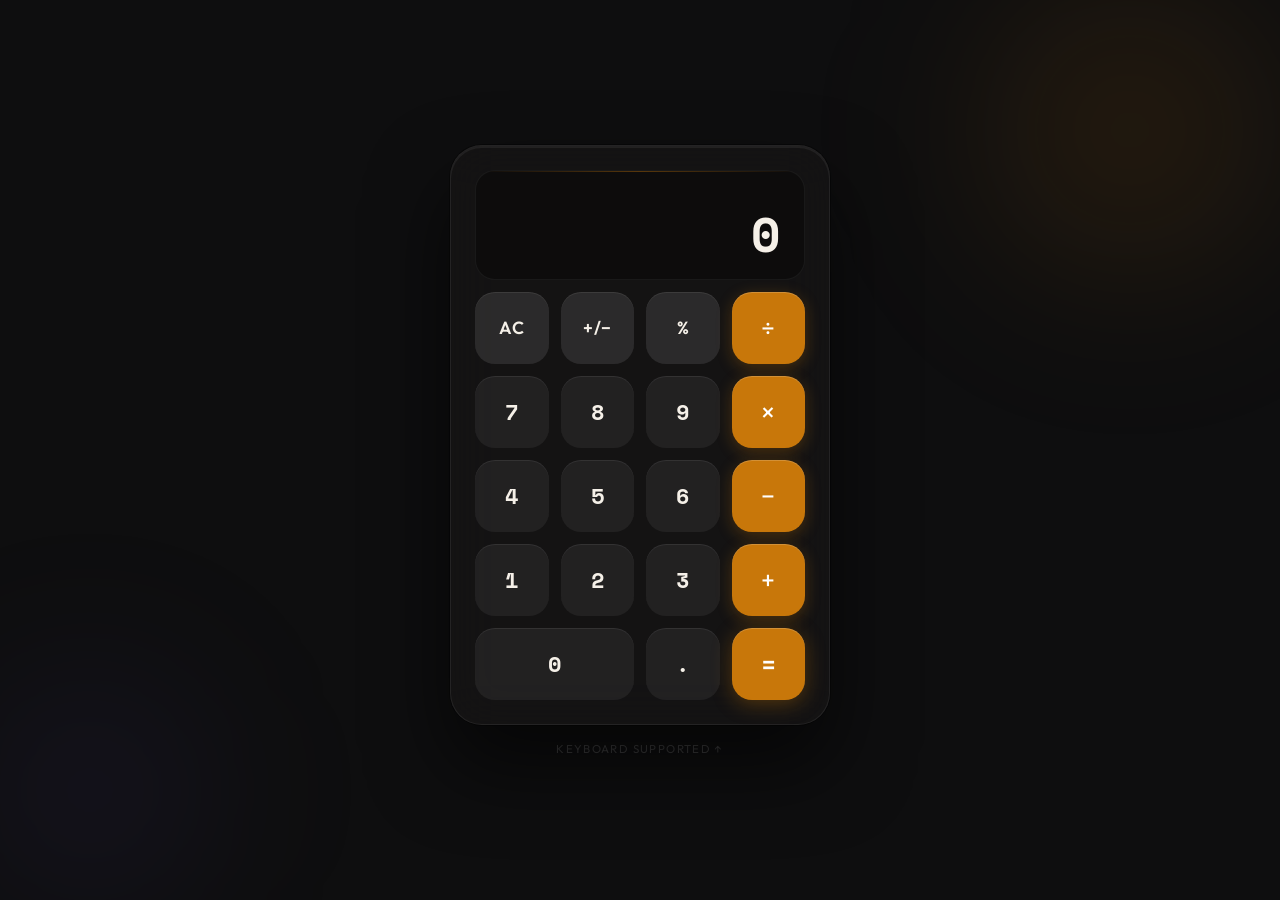
<file: calculator/index.html>
<!DOCTYPE html>
<html lang="en">
<head>
  <meta charset="UTF-8" />
  <meta name="viewport" content="width=device-width, initial-scale=1.0"/>
  <title>Calculator</title>
  <link href="https://fonts.googleapis.com/css2?family=Outfit:wght@300;400;500;600&family=Space+Mono:wght@400;700&display=swap" rel="stylesheet"/>
  <link rel="stylesheet" href="css/style.css"/>
</head>
<body>

  <!-- Ambient background orbs -->
  <div class="orb orb-1"></div>
  <div class="orb orb-2"></div>

  <main class="wrapper">
    <div class="calculator" id="calculator">

      <!-- ── DISPLAY ───────────────────────────────── -->
      <div class="display">
        <div class="display-expression" id="expression"></div>
        <div class="display-result"     id="result">0</div>
        <div class="display-cursor"></div>
      </div>

      <!-- ── BUTTON GRID ───────────────────────────── -->
      <div class="btn-grid">

        <!-- Row 1: utility -->
        <button class="btn btn-utility" data-action="clear"    id="clearBtn">AC</button>
        <button class="btn btn-utility" data-action="sign">+/−</button>
        <button class="btn btn-utility" data-action="percent">%</button>
        <button class="btn btn-operator" data-action="operator" data-value="÷">÷</button>

        <!-- Row 2: digits 7–9 + × -->
        <button class="btn btn-digit" data-action="digit" data-value="7">7</button>
        <button class="btn btn-digit" data-action="digit" data-value="8">8</button>
        <button class="btn btn-digit" data-action="digit" data-value="9">9</button>
        <button class="btn btn-operator" data-action="operator" data-value="×">×</button>

        <!-- Row 3: digits 4–6 + − -->
        <button class="btn btn-digit" data-action="digit" data-value="4">4</button>
        <button class="btn btn-digit" data-action="digit" data-value="5">5</button>
        <button class="btn btn-digit" data-action="digit" data-value="6">6</button>
        <button class="btn btn-operator" data-action="operator" data-value="−">−</button>

        <!-- Row 4: digits 1–3 + + -->
        <button class="btn btn-digit" data-action="digit" data-value="1">1</button>
        <button class="btn btn-digit" data-action="digit" data-value="2">2</button>
        <button class="btn btn-digit" data-action="digit" data-value="3">3</button>
        <button class="btn btn-operator" data-action="operator" data-value="+">+</button>

        <!-- Row 5: 0 (wide) + . + = -->
        <button class="btn btn-digit btn-zero" data-action="digit" data-value="0">0</button>
        <button class="btn btn-digit" data-action="decimal">.</button>
        <button class="btn btn-equals" data-action="equals">=</button>

      </div>
      <!-- /btn-grid -->

    </div>
    <!-- /calculator -->

    <!-- Keyboard hint -->
    <p class="hint">Keyboard supported ↑</p>
  </main>

  <script src="js/calculator.js"></script>
</body>
</html>
</file>
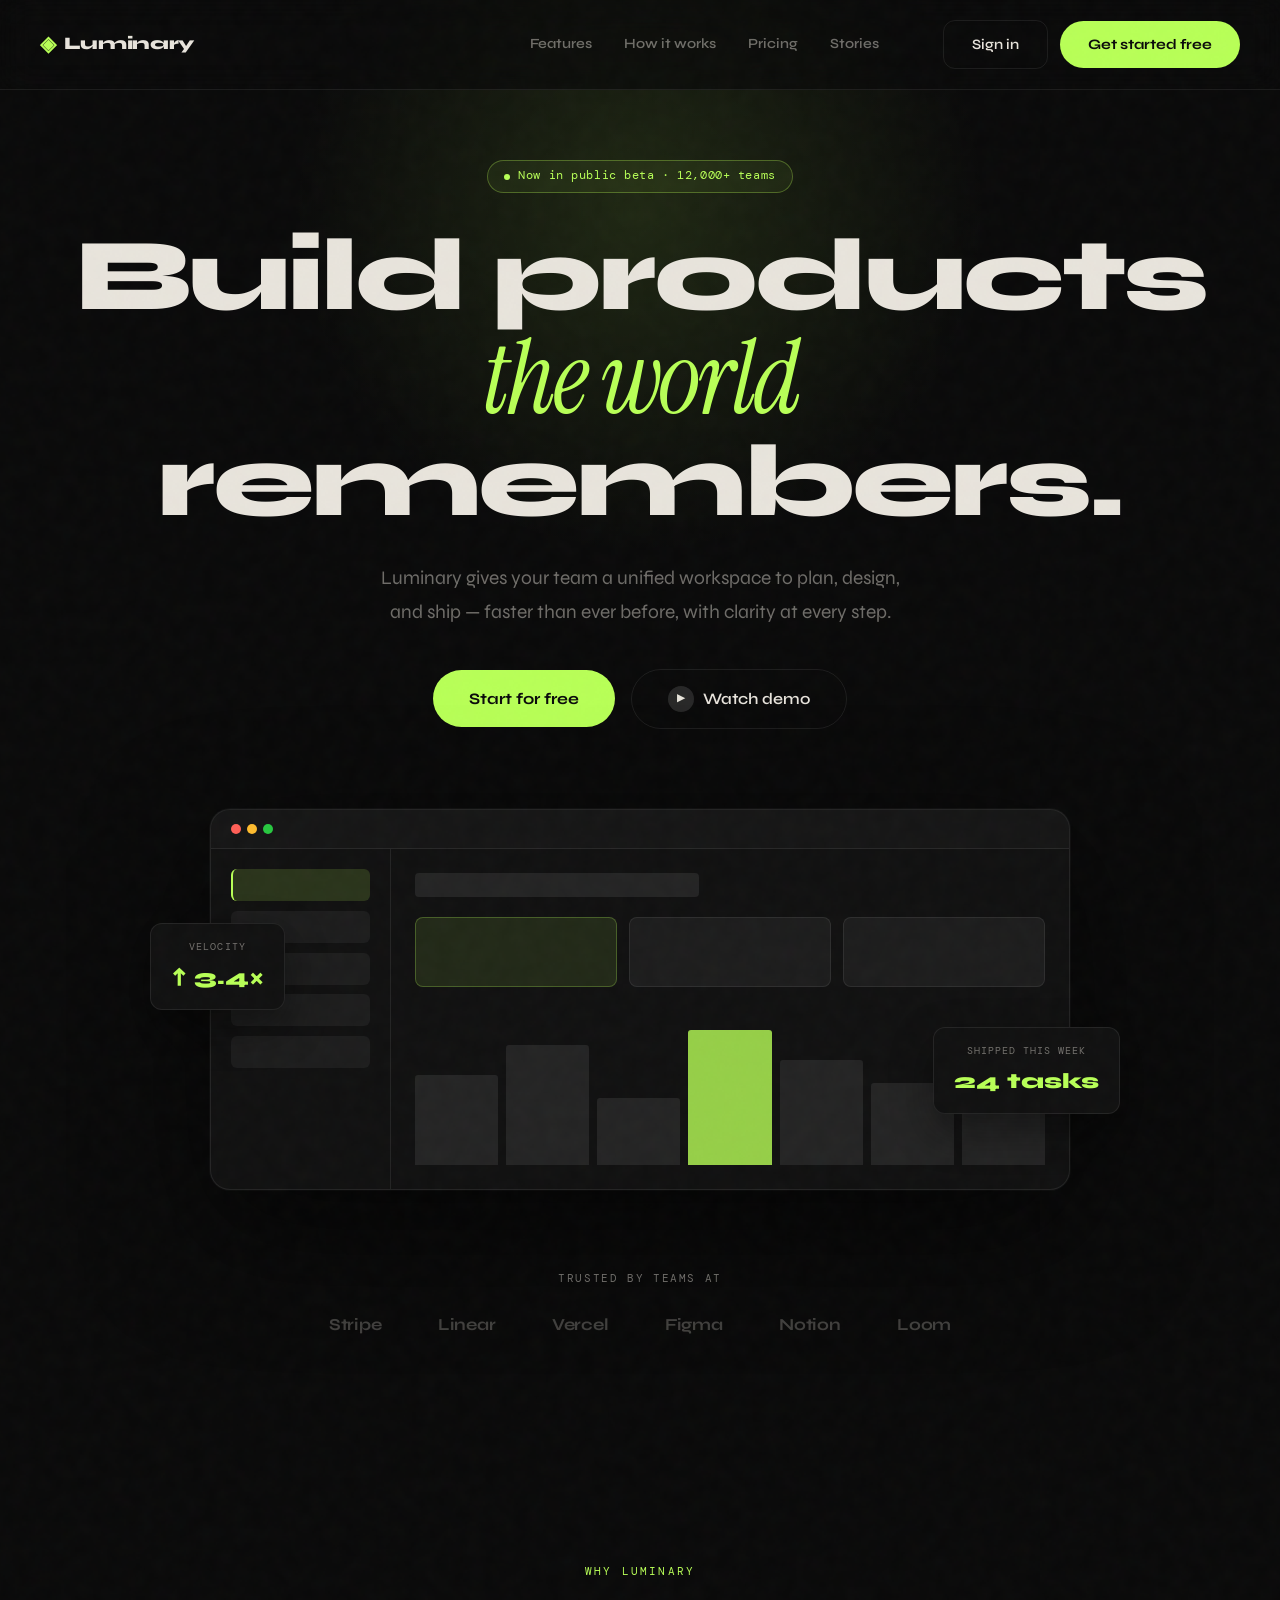
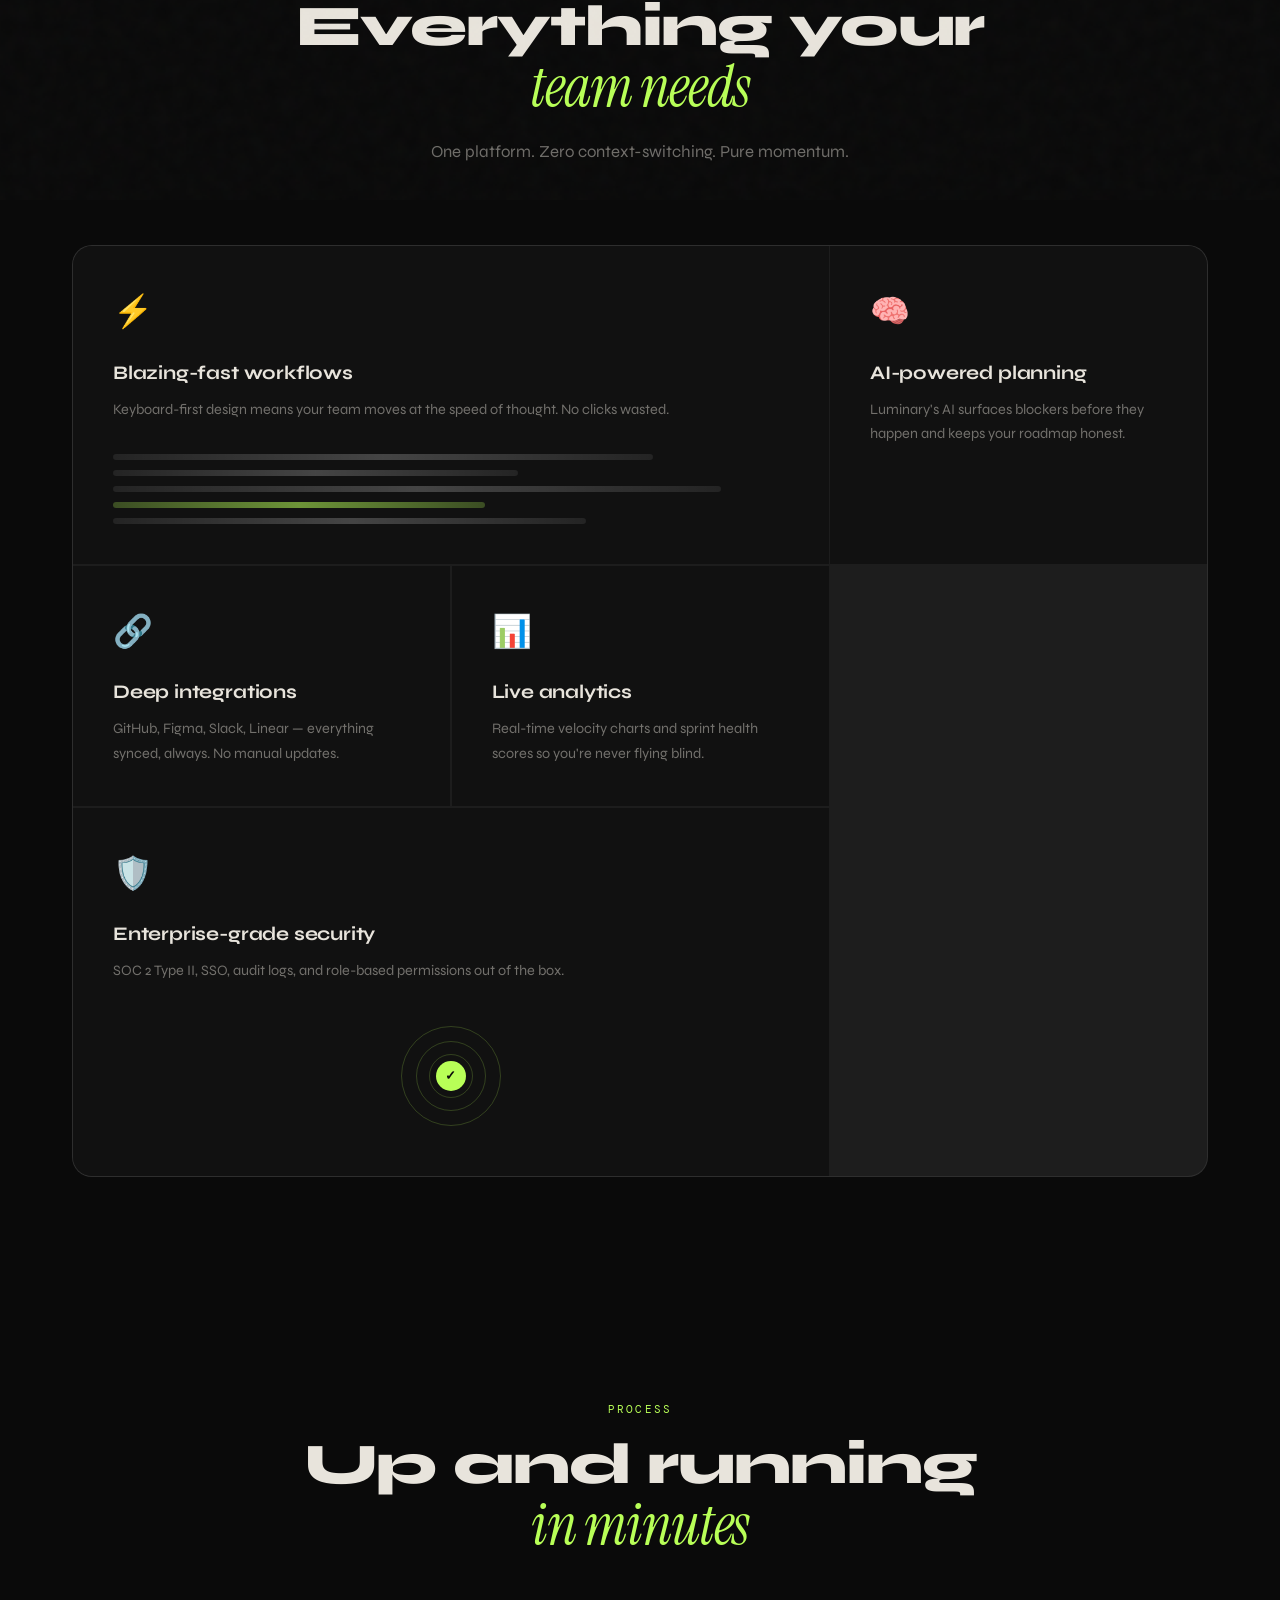
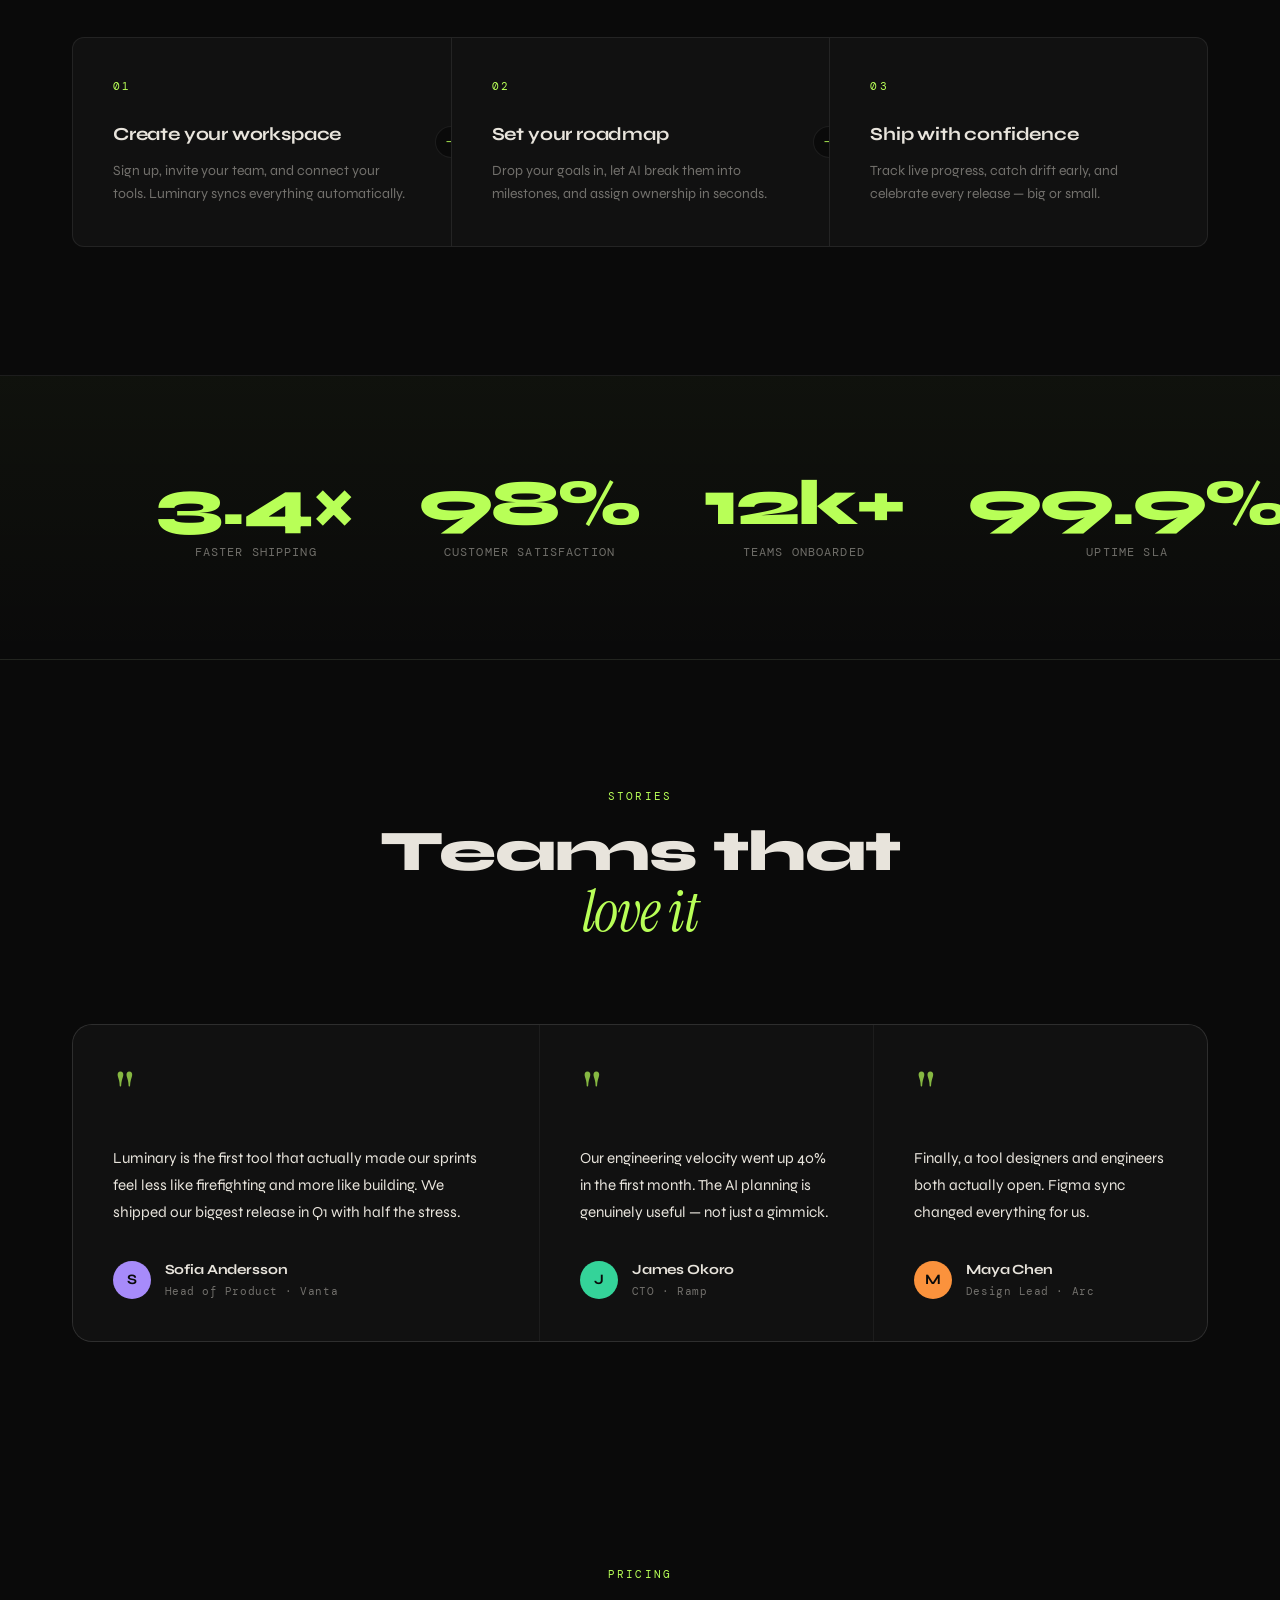
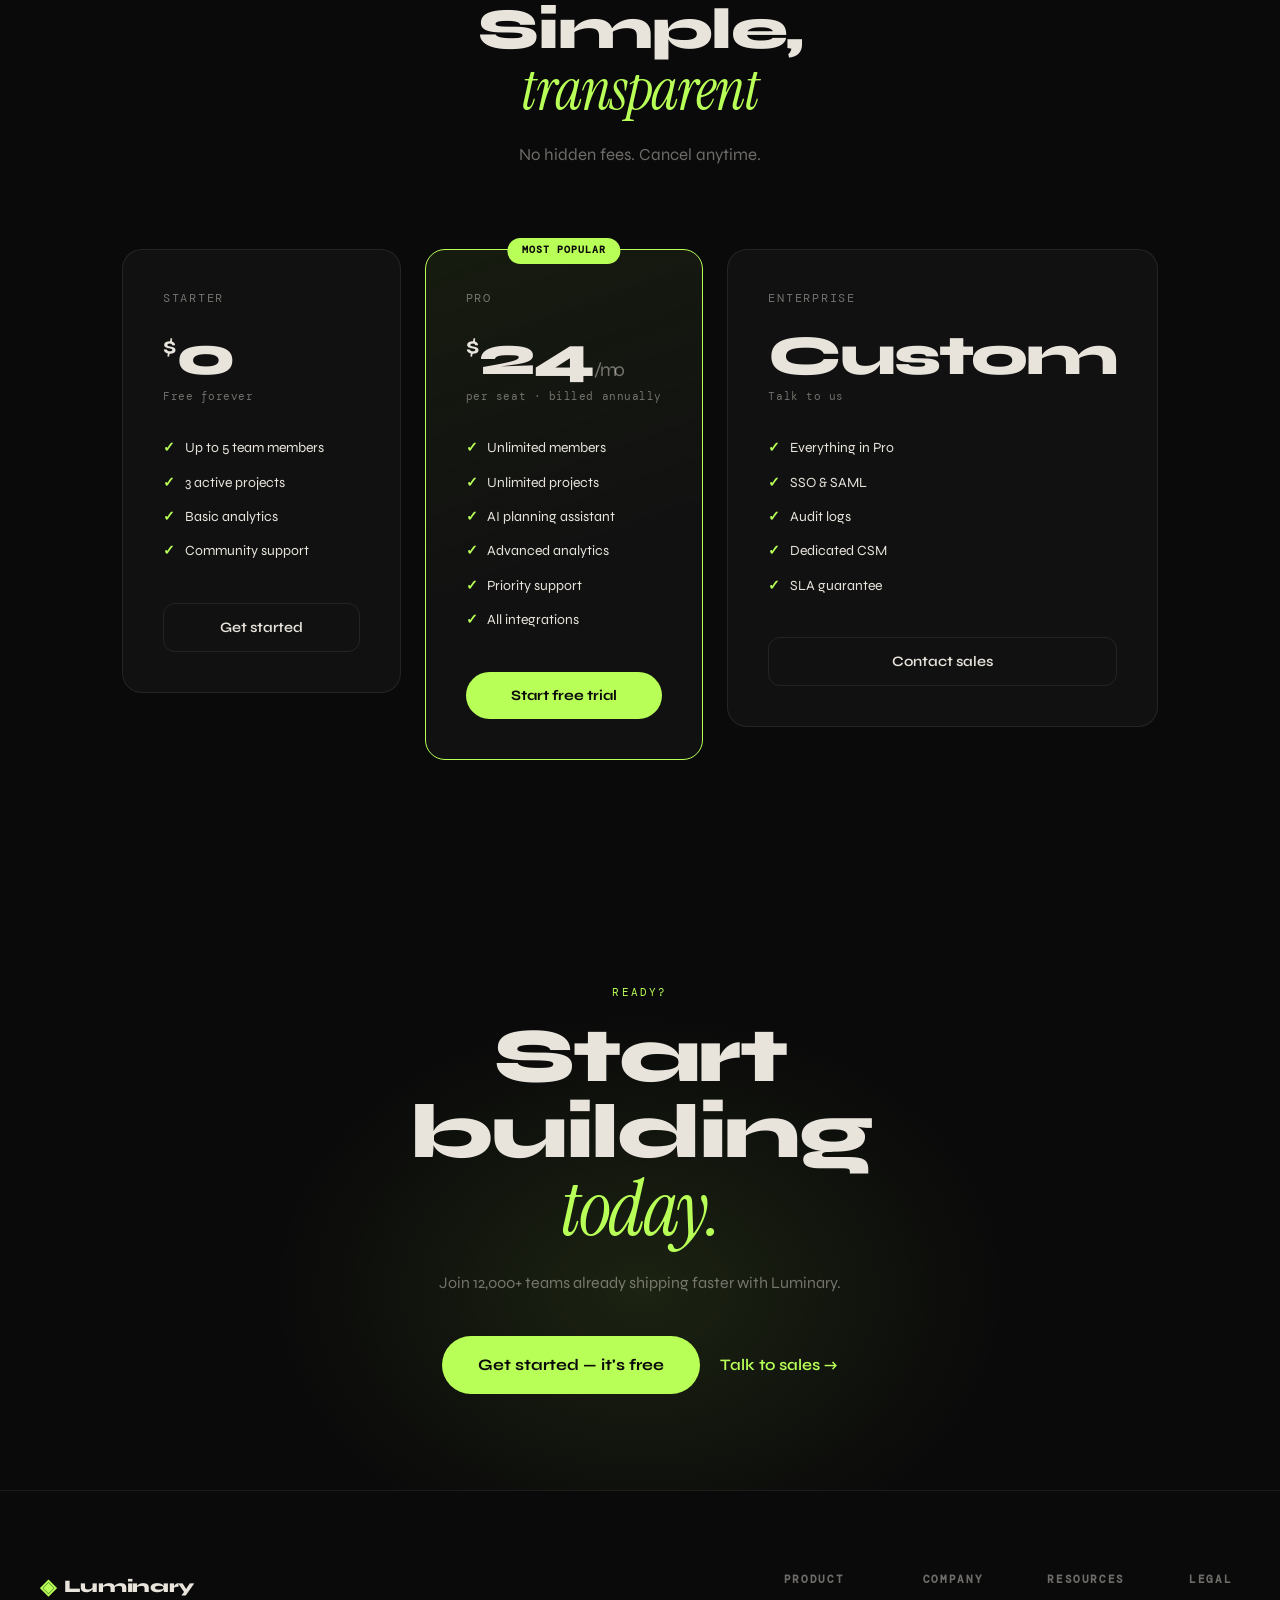
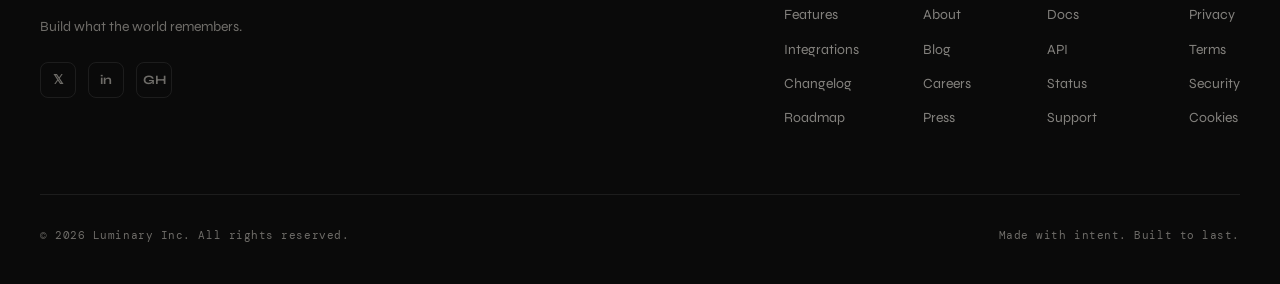
<file: landing page/index.html>
<!DOCTYPE html>
<html lang="en">
<head>
  <meta charset="UTF-8" />
  <meta name="viewport" content="width=device-width, initial-scale=1.0"/>
  <title>Luminary — Build What Matters</title>
  <link href="https://fonts.googleapis.com/css2?family=Syne:wght@400;700;800&family=Instrument+Serif:ital@0;1&family=DM+Mono:wght@300;400&display=swap" rel="stylesheet"/>
  <link rel="stylesheet" href="css/style.css"/>
</head>
<body>

  <!-- Noise overlay -->
  <div class="noise"></div>

  <!-- =====================================================
       HEADER / NAV
  ===================================================== -->
  <header id="header">
    <div class="nav-inner">
      <a href="#" class="logo">
        <span class="logo-mark">◈</span>
        <span class="logo-text">Luminary</span>
      </a>

      <nav class="nav-links">
        <a href="#features">Features</a>
        <a href="#how">How it works</a>
        <a href="#pricing">Pricing</a>
        <a href="#testimonials">Stories</a>
      </nav>

      <div class="nav-actions">
        <a href="#" class="btn-ghost">Sign in</a>
        <a href="#" class="btn-primary">Get started free</a>
      </div>
    </div>
  </header>

  <!-- =====================================================
       HERO SECTION
  ===================================================== -->
  <section id="hero">

    <!-- Floating badge -->
    <div class="hero-badge anim-fade" style="--d:0s">
      <span class="badge-dot"></span>
      Now in public beta · 12,000+ teams
    </div>

    <h1 class="hero-title anim-fade" style="--d:.1s">
      Build products<br>
      <em>the world</em><br>
      remembers.
    </h1>

    <p class="hero-sub anim-fade" style="--d:.2s">
      Luminary gives your team a unified workspace to plan, design,
      and ship — faster than ever before, with clarity at every step.
    </p>

    <div class="hero-actions anim-fade" style="--d:.3s">
      <a href="#" class="btn-primary btn-lg">Start for free</a>
      <a href="#how" class="btn-outline btn-lg">
        <span class="play-icon">▶</span> Watch demo
      </a>
    </div>

    <!-- Hero visual / mockup area -->
    <div class="hero-visual anim-fade" style="--d:.4s">
      <div class="mockup-window">
        <div class="mockup-bar">
          <span></span><span></span><span></span>
        </div>
        <div class="mockup-body">
          <div class="mockup-sidebar">
            <div class="ms-item active"></div>
            <div class="ms-item"></div>
            <div class="ms-item"></div>
            <div class="ms-item"></div>
            <div class="ms-item"></div>
          </div>
          <div class="mockup-content">
            <div class="mc-header"></div>
            <div class="mc-cards">
              <div class="mc-card accent"></div>
              <div class="mc-card"></div>
              <div class="mc-card"></div>
            </div>
            <div class="mc-chart">
              <div class="bar" style="--h:60%"></div>
              <div class="bar" style="--h:80%"></div>
              <div class="bar" style="--h:45%"></div>
              <div class="bar" style="--h:90%"></div>
              <div class="bar" style="--h:70%"></div>
              <div class="bar" style="--h:55%"></div>
              <div class="bar" style="--h:85%"></div>
            </div>
          </div>
        </div>
      </div>
      <!-- Floating stats -->
      <div class="float-card float-card-1">
        <div class="fc-label">Velocity</div>
        <div class="fc-value">↑ 3.4×</div>
      </div>
      <div class="float-card float-card-2">
        <div class="fc-label">Shipped this week</div>
        <div class="fc-value">24 tasks</div>
      </div>
    </div>

    <!-- Logos strip -->
    <div class="logos-strip anim-fade" style="--d:.5s">
      <p class="logos-label">Trusted by teams at</p>
      <div class="logos-row">
        <span class="logo-item">Stripe</span>
        <span class="logo-item">Linear</span>
        <span class="logo-item">Vercel</span>
        <span class="logo-item">Figma</span>
        <span class="logo-item">Notion</span>
        <span class="logo-item">Loom</span>
      </div>
    </div>

  </section>

  <!-- =====================================================
       FEATURES SECTION
  ===================================================== -->
  <section id="features">
    <div class="section-header reveal">
      <p class="eyebrow">Why Luminary</p>
      <h2 class="section-title">Everything your<br><em>team needs</em></h2>
      <p class="section-sub">
        One platform. Zero context-switching. Pure momentum.
      </p>
    </div>

    <div class="features-grid">

      <div class="feature-card large reveal">
        <div class="fc-icon">⚡</div>
        <h3>Blazing-fast workflows</h3>
        <p>Keyboard-first design means your team moves at the speed of thought. No clicks wasted.</p>
        <div class="feature-visual fv-lines">
          <div class="fv-line" style="--w:80%"></div>
          <div class="fv-line" style="--w:60%"></div>
          <div class="fv-line" style="--w:90%"></div>
          <div class="fv-line accent" style="--w:55%"></div>
          <div class="fv-line" style="--w:70%"></div>
        </div>
      </div>

      <div class="feature-card reveal" style="--reveal-delay:.1s">
        <div class="fc-icon">🧠</div>
        <h3>AI-powered planning</h3>
        <p>Luminary's AI surfaces blockers before they happen and keeps your roadmap honest.</p>
      </div>

      <div class="feature-card reveal" style="--reveal-delay:.15s">
        <div class="fc-icon">🔗</div>
        <h3>Deep integrations</h3>
        <p>GitHub, Figma, Slack, Linear — everything synced, always. No manual updates.</p>
      </div>

      <div class="feature-card reveal" style="--reveal-delay:.2s">
        <div class="fc-icon">📊</div>
        <h3>Live analytics</h3>
        <p>Real-time velocity charts and sprint health scores so you're never flying blind.</p>
      </div>

      <div class="feature-card large reveal" style="--reveal-delay:.25s">
        <div class="fc-icon">🛡️</div>
        <h3>Enterprise-grade security</h3>
        <p>SOC 2 Type II, SSO, audit logs, and role-based permissions out of the box.</p>
        <div class="feature-visual fv-shield">
          <div class="shield-ring r1"></div>
          <div class="shield-ring r2"></div>
          <div class="shield-ring r3"></div>
          <div class="shield-core">✓</div>
        </div>
      </div>

    </div>
  </section>

  <!-- =====================================================
       HOW IT WORKS
  ===================================================== -->
  <section id="how">
    <div class="section-header reveal">
      <p class="eyebrow">Process</p>
      <h2 class="section-title">Up and running<br><em>in minutes</em></h2>
    </div>

    <div class="steps-row">

      <div class="step reveal">
        <div class="step-num">01</div>
        <div class="step-body">
          <h3>Create your workspace</h3>
          <p>Sign up, invite your team, and connect your tools. Luminary syncs everything automatically.</p>
        </div>
        <div class="step-connector"></div>
      </div>

      <div class="step reveal" style="--reveal-delay:.1s">
        <div class="step-num">02</div>
        <div class="step-body">
          <h3>Set your roadmap</h3>
          <p>Drop your goals in, let AI break them into milestones, and assign ownership in seconds.</p>
        </div>
        <div class="step-connector"></div>
      </div>

      <div class="step reveal" style="--reveal-delay:.2s">
        <div class="step-num">03</div>
        <div class="step-body">
          <h3>Ship with confidence</h3>
          <p>Track live progress, catch drift early, and celebrate every release — big or small.</p>
        </div>
      </div>

    </div>
  </section>

  <!-- =====================================================
       STATS BAND
  ===================================================== -->
  <section id="stats">
    <div class="stats-grid">
      <div class="stat-item reveal">
        <div class="stat-num">3.4×</div>
        <div class="stat-label">Faster shipping</div>
      </div>
      <div class="stat-item reveal" style="--reveal-delay:.08s">
        <div class="stat-num">98%</div>
        <div class="stat-label">Customer satisfaction</div>
      </div>
      <div class="stat-item reveal" style="--reveal-delay:.16s">
        <div class="stat-num">12k+</div>
        <div class="stat-label">Teams onboarded</div>
      </div>
      <div class="stat-item reveal" style="--reveal-delay:.24s">
        <div class="stat-num">99.9%</div>
        <div class="stat-label">Uptime SLA</div>
      </div>
    </div>
  </section>

  <!-- =====================================================
       TESTIMONIALS
  ===================================================== -->
  <section id="testimonials">
    <div class="section-header reveal">
      <p class="eyebrow">Stories</p>
      <h2 class="section-title">Teams that<br><em>love it</em></h2>
    </div>

    <div class="testimonials-grid">

      <div class="testi-card large reveal">
        <div class="testi-quote">"</div>
        <p class="testi-text">Luminary is the first tool that actually made our sprints feel less like firefighting and more like building. We shipped our biggest release in Q1 with half the stress.</p>
        <div class="testi-author">
          <div class="testi-avatar" style="background: #a78bfa;">S</div>
          <div>
            <div class="testi-name">Sofia Andersson</div>
            <div class="testi-role">Head of Product · Vanta</div>
          </div>
        </div>
      </div>

      <div class="testi-card reveal" style="--reveal-delay:.1s">
        <div class="testi-quote">"</div>
        <p class="testi-text">Our engineering velocity went up 40% in the first month. The AI planning is genuinely useful — not just a gimmick.</p>
        <div class="testi-author">
          <div class="testi-avatar" style="background: #34d399;">J</div>
          <div>
            <div class="testi-name">James Okoro</div>
            <div class="testi-role">CTO · Ramp</div>
          </div>
        </div>
      </div>

      <div class="testi-card reveal" style="--reveal-delay:.2s">
        <div class="testi-quote">"</div>
        <p class="testi-text">Finally, a tool designers and engineers both actually open. Figma sync changed everything for us.</p>
        <div class="testi-author">
          <div class="testi-avatar" style="background: #fb923c;">M</div>
          <div>
            <div class="testi-name">Maya Chen</div>
            <div class="testi-role">Design Lead · Arc</div>
          </div>
        </div>
      </div>

    </div>
  </section>

  <!-- =====================================================
       PRICING
  ===================================================== -->
  <section id="pricing">
    <div class="section-header reveal">
      <p class="eyebrow">Pricing</p>
      <h2 class="section-title">Simple,<br><em>transparent</em></h2>
      <p class="section-sub">No hidden fees. Cancel anytime.</p>
    </div>

    <div class="pricing-grid">

      <div class="price-card reveal">
        <div class="price-plan">Starter</div>
        <div class="price-amount"><span class="price-currency">$</span>0</div>
        <div class="price-period">Free forever</div>
        <ul class="price-features">
          <li>Up to 5 team members</li>
          <li>3 active projects</li>
          <li>Basic analytics</li>
          <li>Community support</li>
        </ul>
        <a href="#" class="btn-ghost btn-block">Get started</a>
      </div>

      <div class="price-card featured reveal" style="--reveal-delay:.1s">
        <div class="price-badge">Most popular</div>
        <div class="price-plan">Pro</div>
        <div class="price-amount"><span class="price-currency">$</span>24<span class="price-mo">/mo</span></div>
        <div class="price-period">per seat · billed annually</div>
        <ul class="price-features">
          <li>Unlimited members</li>
          <li>Unlimited projects</li>
          <li>AI planning assistant</li>
          <li>Advanced analytics</li>
          <li>Priority support</li>
          <li>All integrations</li>
        </ul>
        <a href="#" class="btn-primary btn-block">Start free trial</a>
      </div>

      <div class="price-card reveal" style="--reveal-delay:.2s">
        <div class="price-plan">Enterprise</div>
        <div class="price-amount">Custom</div>
        <div class="price-period">Talk to us</div>
        <ul class="price-features">
          <li>Everything in Pro</li>
          <li>SSO &amp; SAML</li>
          <li>Audit logs</li>
          <li>Dedicated CSM</li>
          <li>SLA guarantee</li>
        </ul>
        <a href="#" class="btn-ghost btn-block">Contact sales</a>
      </div>

    </div>
  </section>

  <!-- =====================================================
       CTA BAND
  ===================================================== -->
  <section id="cta">
    <div class="cta-inner reveal">
      <p class="eyebrow">Ready?</p>
      <h2 class="cta-title">Start building<br><em>today.</em></h2>
      <p class="cta-sub">Join 12,000+ teams already shipping faster with Luminary.</p>
      <div class="cta-actions">
        <a href="#" class="btn-primary btn-lg">Get started — it's free</a>
        <a href="#" class="btn-ghost-light btn-lg">Talk to sales →</a>
      </div>
    </div>
  </section>

  <!-- =====================================================
       FOOTER
  ===================================================== -->
  <footer id="footer">
    <div class="footer-top">
      <div class="footer-brand">
        <a href="#" class="logo">
          <span class="logo-mark">◈</span>
          <span class="logo-text">Luminary</span>
        </a>
        <p class="footer-tagline">Build what the world remembers.</p>
        <div class="footer-socials">
          <a href="#" aria-label="Twitter">𝕏</a>
          <a href="#" aria-label="LinkedIn">in</a>
          <a href="#" aria-label="GitHub">GH</a>
        </div>
      </div>

      <div class="footer-cols">
        <div class="footer-col">
          <h4>Product</h4>
          <a href="#">Features</a>
          <a href="#">Integrations</a>
          <a href="#">Changelog</a>
          <a href="#">Roadmap</a>
        </div>
        <div class="footer-col">
          <h4>Company</h4>
          <a href="#">About</a>
          <a href="#">Blog</a>
          <a href="#">Careers</a>
          <a href="#">Press</a>
        </div>
        <div class="footer-col">
          <h4>Resources</h4>
          <a href="#">Docs</a>
          <a href="#">API</a>
          <a href="#">Status</a>
          <a href="#">Support</a>
        </div>
        <div class="footer-col">
          <h4>Legal</h4>
          <a href="#">Privacy</a>
          <a href="#">Terms</a>
          <a href="#">Security</a>
          <a href="#">Cookies</a>
        </div>
      </div>
    </div>

    <div class="footer-bottom">
      <p>© 2026 Luminary Inc. All rights reserved.</p>
      <p class="footer-made">Made with intent. Built to last.</p>
    </div>
  </footer>

  <script src="js/main.js"></script>
</body>
</html>
</file>
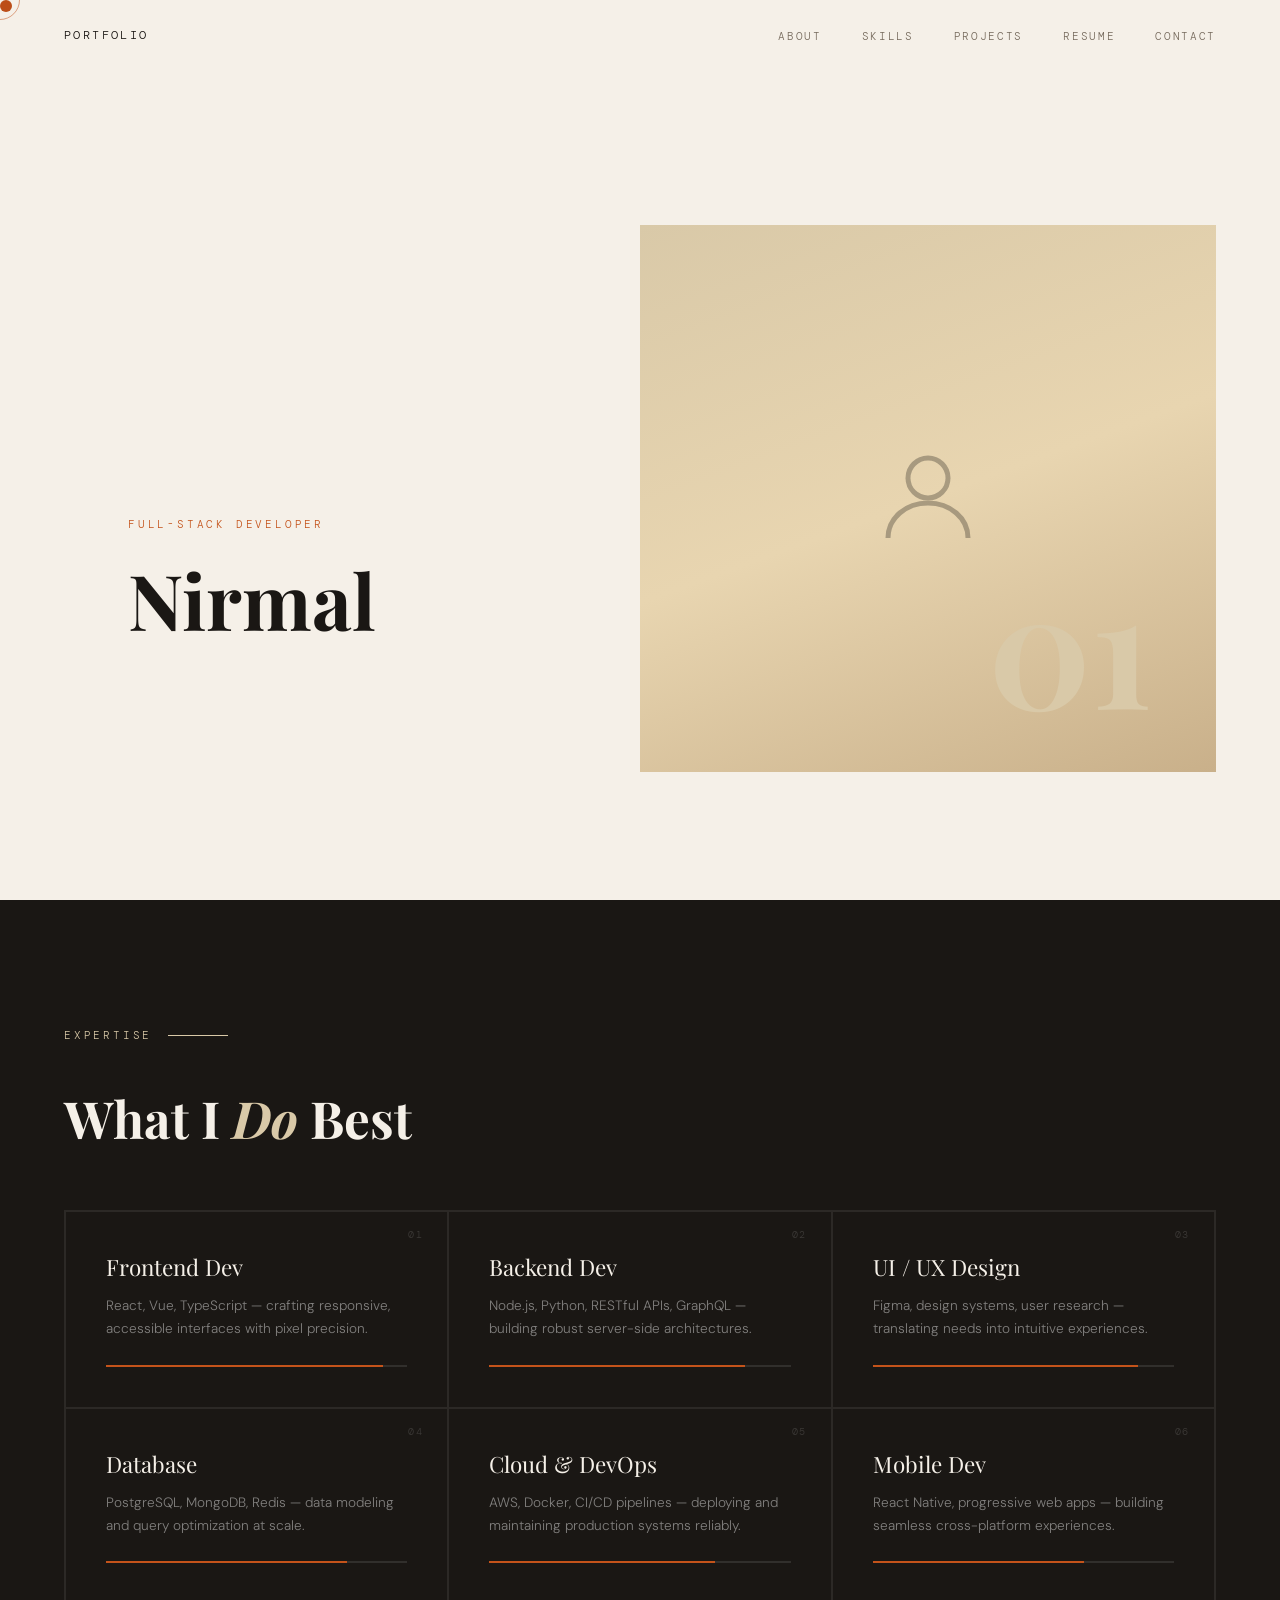
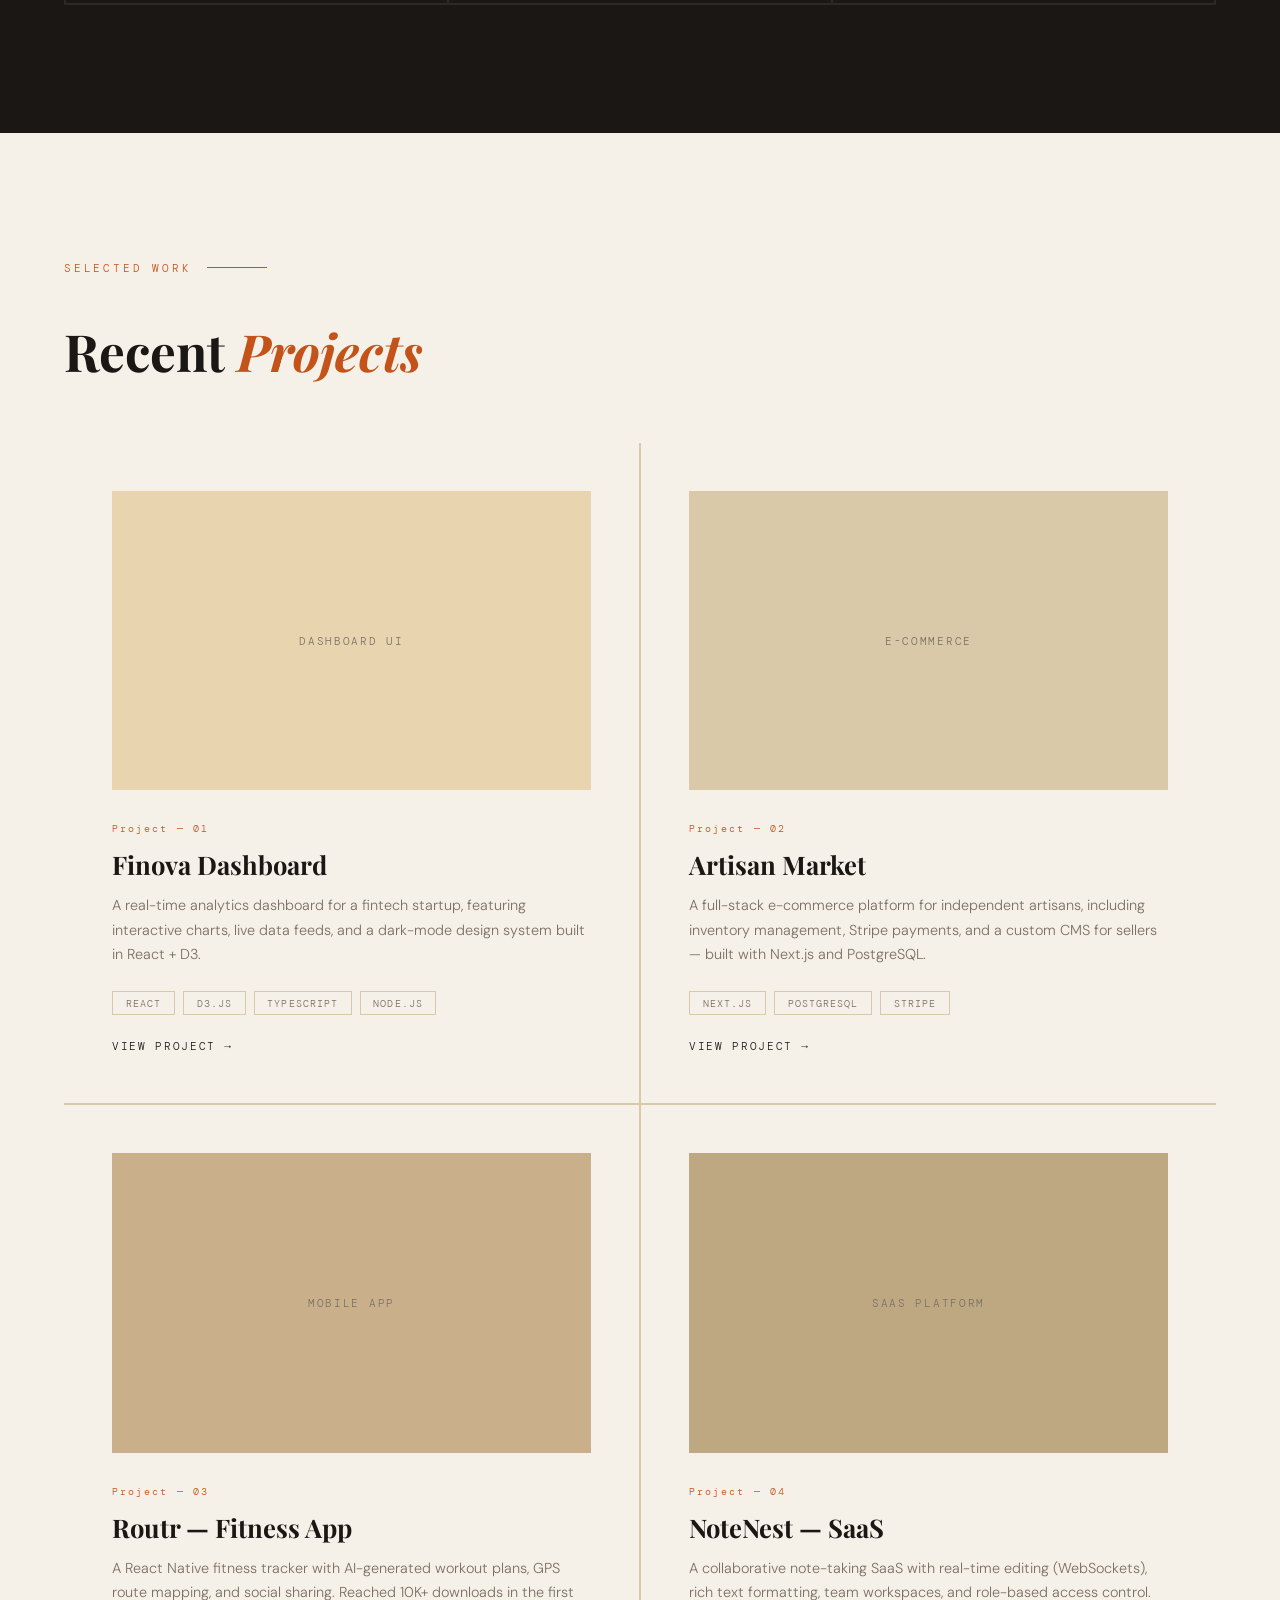
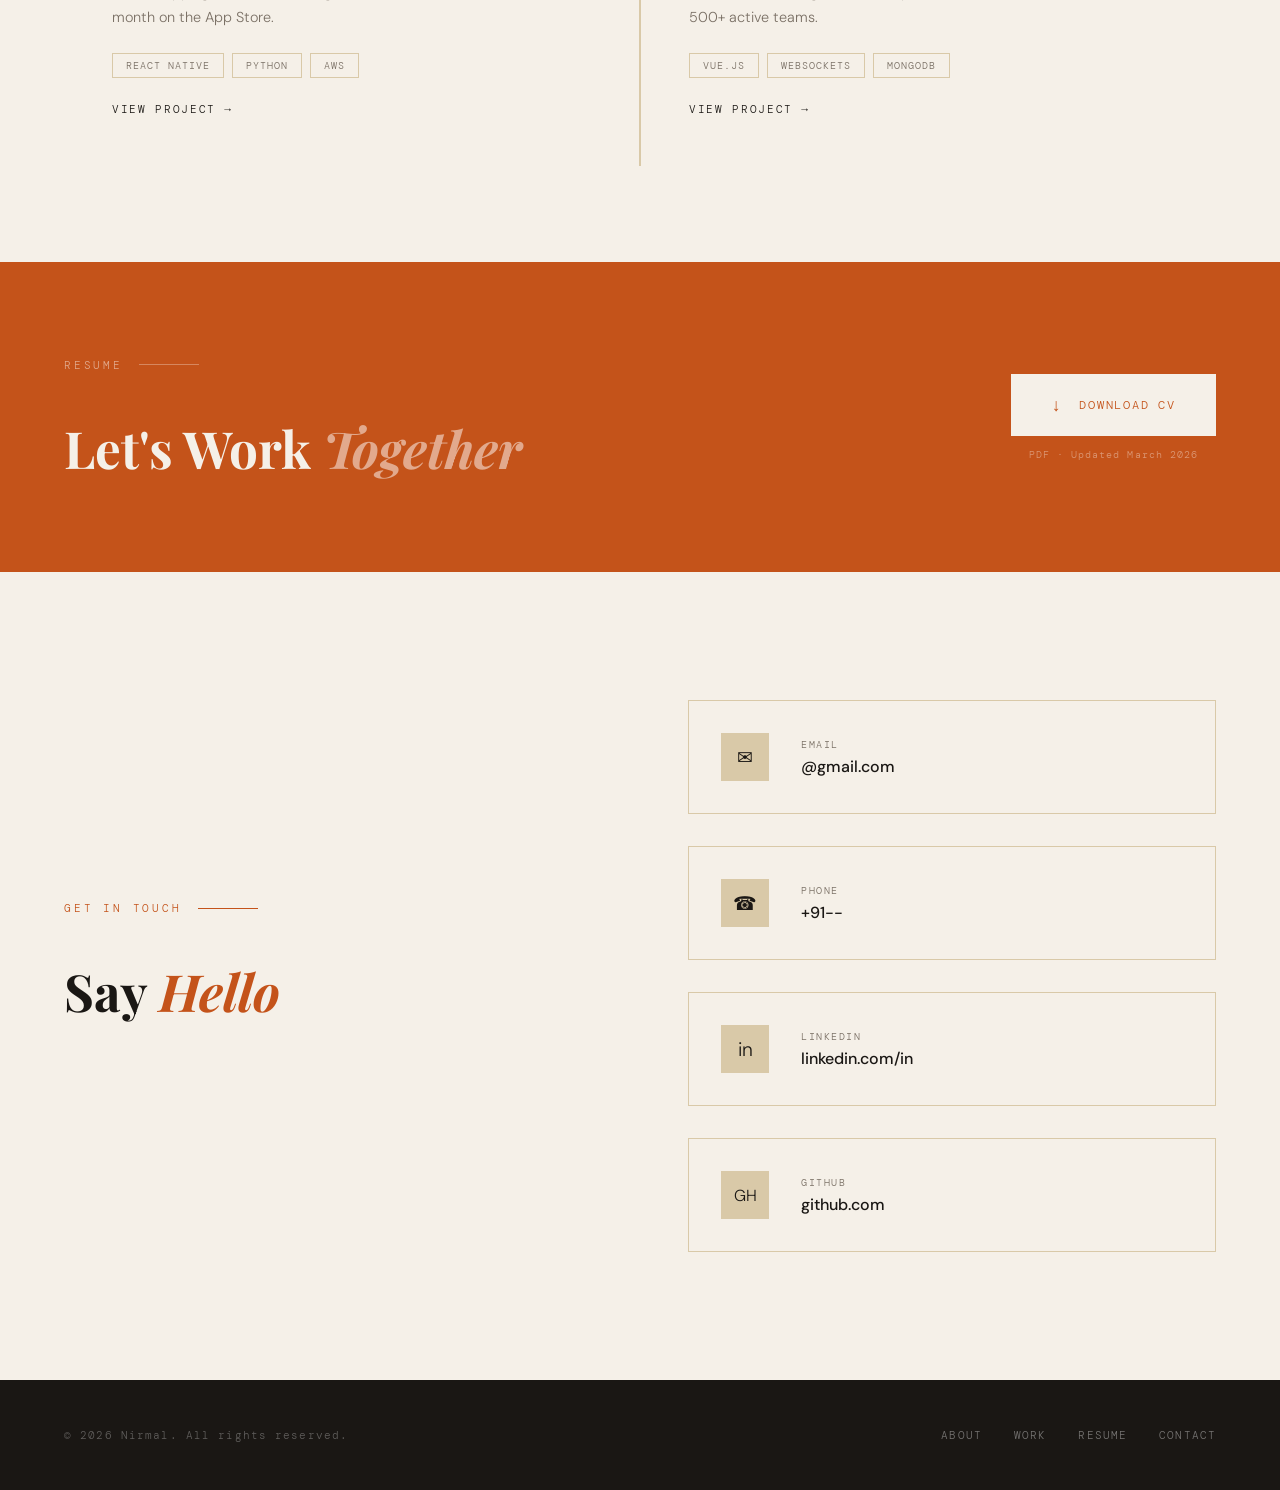
<file: portfolio/index.html>
<!DOCTYPE html>
<html lang="en">
<head>
  <meta charset="UTF-8" />
  <meta name="viewport" content="width=device-width, initial-scale=1.0"/>
  <title>Alex Rivera — Portfolio</title>

  <!-- Google Fonts -->
  <link
    href="https://fonts.googleapis.com/css2?family=Playfair+Display:ital,wght@0,400;0,700;1,400&family=DM+Mono:wght@300;400;500&family=DM+Sans:wght@300;400;500&display=swap"
    rel="stylesheet"
  />

  <!-- Stylesheet -->
  <link rel="stylesheet" href="css/style.css" />
</head>
<body>

  <!-- ======================================================
       CUSTOM CURSOR
  ====================================================== -->
  <div class="cursor"      id="cursor"></div>
  <div class="cursor-ring" id="cursorRing"></div>

  <!-- ======================================================
       NAVIGATION
  ====================================================== -->
  <nav>
    <a href="#hero" class="nav-logo">Portfolio</a>
    <ul class="nav-links">
      <li><a href="#about">About</a></li>
      <li><a href="#skills">Skills</a></li>
      <li><a href="#projects">Projects</a></li>
      <li><a href="#resume">Resume</a></li>
      <li><a href="#contact">Contact</a></li>
    </ul>
  </nav>

  
  <section id="hero">
    <div class="hero-left">
      <p class="hero-tag">Full-Stack Developer </p>
      <h1 class="hero-name">Nirmal<br><em></em></h1>
      <p class="hero-tagline">
    </div>

    <div class="hero-right">
      <div class="hero-img-wrap">
        
        <div class="hero-placeholder">
          <svg viewBox="0 0 24 24" fill="none" stroke="currentColor" stroke-width="1">
            <circle cx="12" cy="8" r="4"/>
            <path d="M4 20c0-4 3.6-7 8-7s8 3 8 7"/>
          </svg>
        </div>
      </div>
      <div class="hero-number">01</div>
    </div>
  </section>

  <!-- ======================================================
       SKILLS
  ====================================================== -->
  <section id="skills">
    <p  class="section-label reveal">Expertise</p>
    <h2 class="section-title reveal" style="transition-delay: 0.1s">What I <em>Do</em> Best</h2>

    <div class="skills-grid">

      <div class="skill-cell reveal" data-num="01">
        <div class="skill-name">Frontend Dev</div>
        <div class="skill-desc">React, Vue, TypeScript — crafting responsive, accessible interfaces with pixel precision.</div>
        <div class="skill-bar"><div class="skill-bar-fill" style="width: 92%"></div></div>
      </div>

      <div class="skill-cell reveal" data-num="02" style="transition-delay: 0.05s">
        <div class="skill-name">Backend Dev</div>
        <div class="skill-desc">Node.js, Python, RESTful APIs, GraphQL — building robust server-side architectures.</div>
        <div class="skill-bar"><div class="skill-bar-fill" style="width: 85%"></div></div>
      </div>

      <div class="skill-cell reveal" data-num="03" style="transition-delay: 0.1s">
        <div class="skill-name">UI / UX Design</div>
        <div class="skill-desc">Figma, design systems, user research — translating needs into intuitive experiences.</div>
        <div class="skill-bar"><div class="skill-bar-fill" style="width: 88%"></div></div>
      </div>

      <div class="skill-cell reveal" data-num="04" style="transition-delay: 0.15s">
        <div class="skill-name">Database</div>
        <div class="skill-desc">PostgreSQL, MongoDB, Redis — data modeling and query optimization at scale.</div>
        <div class="skill-bar"><div class="skill-bar-fill" style="width: 80%"></div></div>
      </div>

      <div class="skill-cell reveal" data-num="05" style="transition-delay: 0.2s">
        <div class="skill-name">Cloud &amp; DevOps</div>
        <div class="skill-desc">AWS, Docker, CI/CD pipelines — deploying and maintaining production systems reliably.</div>
        <div class="skill-bar"><div class="skill-bar-fill" style="width: 75%"></div></div>
      </div>

      <div class="skill-cell reveal" data-num="06" style="transition-delay: 0.25s">
        <div class="skill-name">Mobile Dev</div>
        <div class="skill-desc">React Native, progressive web apps — building seamless cross-platform experiences.</div>
        <div class="skill-bar"><div class="skill-bar-fill" style="width: 70%"></div></div>
      </div>

    </div>
  </section>

  <!-- ======================================================
       PROJECTS
  ====================================================== -->
  <section id="projects">
    <p  class="section-label reveal">Selected Work</p>
    <h2 class="section-title reveal" style="transition-delay: 0.1s">Recent <em>Projects</em></h2>

    <div class="projects-grid">

      <!-- Project 1 -->
      <div class="project-card reveal">
        <div class="project-img-wrap">
          <!--
            Replace placeholder with a real image:
            <img src="images/project-finova.jpg" alt="Finova Dashboard" class="project-img" />
          -->
          <div class="project-img-placeholder" style="background: #E8D5B0;">Dashboard UI</div>
        </div>
        <div class="project-num">Project — 01</div>
        <div class="project-title">Finova Dashboard</div>
        <p class="project-desc">
          A real-time analytics dashboard for a fintech startup, featuring interactive charts,
          live data feeds, and a dark-mode design system built in React + D3.
        </p>
        <div class="project-tags">
          <span class="project-tag">React</span>
          <span class="project-tag">D3.js</span>
          <span class="project-tag">TypeScript</span>
          <span class="project-tag">Node.js</span>
        </div>
        <a href="#" class="project-link">View Project</a>
      </div>

      <!-- Project 2 -->
      <div class="project-card reveal" style="transition-delay: 0.1s">
        <div class="project-img-wrap">
          <div class="project-img-placeholder" style="background: #D9C9A8;">E-Commerce</div>
        </div>
        <div class="project-num">Project — 02</div>
        <div class="project-title">Artisan Market</div>
        <p class="project-desc">
          A full-stack e-commerce platform for independent artisans, including inventory management,
          Stripe payments, and a custom CMS for sellers — built with Next.js and PostgreSQL.
        </p>
        <div class="project-tags">
          <span class="project-tag">Next.js</span>
          <span class="project-tag">PostgreSQL</span>
          <span class="project-tag">Stripe</span>
        </div>
        <a href="#" class="project-link">View Project</a>
      </div>

      <!-- Project 3 -->
      <div class="project-card reveal" style="transition-delay: 0.15s">
        <div class="project-img-wrap">
          <div class="project-img-placeholder" style="background: #c9b08a;">Mobile App</div>
        </div>
        <div class="project-num">Project — 03</div>
        <div class="project-title">Routr — Fitness App</div>
        <p class="project-desc">
          A React Native fitness tracker with AI-generated workout plans, GPS route mapping,
          and social sharing. Reached 10K+ downloads in the first month on the App Store.
        </p>
        <div class="project-tags">
          <span class="project-tag">React Native</span>
          <span class="project-tag">Python</span>
          <span class="project-tag">AWS</span>
        </div>
        <a href="#" class="project-link">View Project</a>
      </div>

      <!-- Project 4 -->
      <div class="project-card reveal" style="transition-delay: 0.2s">
        <div class="project-img-wrap">
          <div class="project-img-placeholder" style="background: #bea882;">SaaS Platform</div>
        </div>
        <div class="project-num">Project — 04</div>
        <div class="project-title">NoteNest — SaaS</div>
        <p class="project-desc">
          A collaborative note-taking SaaS with real-time editing (WebSockets), rich text formatting,
          team workspaces, and role-based access control. 500+ active teams.
        </p>
        <div class="project-tags">
          <span class="project-tag">Vue.js</span>
          <span class="project-tag">WebSockets</span>
          <span class="project-tag">MongoDB</span>
        </div>
        <a href="#" class="project-link">View Project</a>
      </div>

    </div>
  </section>

  <!-- ======================================================
       RESUME
  ====================================================== -->
  <section id="resume">
    <div class="reveal">
      <p class="section-label">Resume</p>
      <h2 class="section-title">Let's Work <em>Together</em></h2>
    </div>

    <div class="resume-right reveal">
      <!-- Replace href with the path to your actual PDF -->
      <a href="resume.pdf" class="resume-btn" download>Download CV</a>
      <p class="resume-note">PDF · Updated March 2026</p>
    </div>
  </section>

  <!-- ======================================================
       CONTACT
  ====================================================== -->
  <section id="contact">

    <div class="reveal">
      <p class="section-label">Get In Touch</p>
      <h2 class="section-title">Say <em>Hello</em></h2>
      <p class="contact-intro">
        
      </p>
    </div>

    <div class="contact-items reveal" style="transition-delay: 0.15s">

      <a href="#" class="contact-item">
        <div class="contact-icon">✉</div>
        <div>
          <div class="contact-label">Email</div>
          <div class="contact-value">@gmail.com</div>
        </div>
        <div class="contact-arrow">→</div>
      </a>

      <a href="#" class="contact-item">
        <div class="contact-icon">☎</div>
        <div>
          <div class="contact-label">Phone</div>
          <div class="contact-value">+91--</div>
        </div>
        <div class="contact-arrow">→</div>
      </a>

      <a href="#" class="contact-item" target="_blank" rel="noopener">
        <div class="contact-icon">in</div>
        <div>
          <div class="contact-label">LinkedIn</div>
          <div class="contact-value">linkedin.com/in</div>
        </div>
        <div class="contact-arrow">→</div>
      </a>

      <a href="#" class="contact-item" target="_blank" rel="noopener">
        <div class="contact-icon" style="font-size: 1rem;">GH</div>
        <div>
          <div class="contact-label">GitHub</div>
          <div class="contact-value">github.com</div>
        </div>
        <div class="contact-arrow">→</div>
      </a>

    </div>
  </section>

  <!-- ======================================================
       FOOTER
  ====================================================== -->
  <footer>
    <p class="footer-copy">© 2026 Nirmal. All rights reserved.</p>
    <div class="footer-links">
      <a href="#about">About</a>
      <a href="#projects">Work</a>
      <a href="resume.pdf" download>Resume</a>
      <a href="#contact">Contact</a>
    </div>
  </footer>

  <!-- JavaScript -->
  <script src="js/main.js"></script>

</body>
</html>
</file>
<file: calculator/css/style.css>
/* ============================================================
   CALCULATOR — STYLESHEET
   Sections:
   01. Variables & Reset
   02. Body & Background
   03. Ambient Orbs
   04. Wrapper & Calculator Shell
   05. Display
   06. Button Grid (CSS Grid)
   07. Button Base Styles
   08. Button Variants (digit / utility / operator / equals)
   09. Active & Pressed States
   10. Animations
   11. Keyboard hint
   12. Responsive
   ============================================================ */

/* ----------------------------------------------------------
   01. Variables & Reset
   ---------------------------------------------------------- */
:root {
  /* Palette */
  --bg:           #0e0e0f;
  --calc-bg:      rgba(22, 21, 20, 0.85);
  --glass-border: rgba(255, 255, 255, 0.07);
  --glass-hi:     rgba(255, 255, 255, 0.04);

  --digit-bg:     rgba(255, 255, 255, 0.06);
  --digit-hover:  rgba(255, 255, 255, 0.11);
  --digit-active: rgba(255, 255, 255, 0.16);

  --utility-bg:   rgba(255, 255, 255, 0.10);
  --utility-hover:rgba(255, 255, 255, 0.17);

  --op-bg:        #c8770a;
  --op-hover:     #e08a10;
  --op-active-bg: #f5f5f0;
  --op-active-fg: #c8770a;

  --eq-bg:        #c8770a;
  --eq-hover:     #e08a10;

  --display-bg:   rgba(10, 10, 10, 0.6);
  --text-primary: #f5f0e8;
  --text-muted:   rgba(245, 240, 232, 0.38);
  --text-op:      #ffffff;

  /* Typography */
  --font-ui:   'Outfit', sans-serif;
  --font-num:  'Space Mono', monospace;

  /* Geometry */
  --calc-w:    380px;
  --radius-calc: 32px;
  --radius-btn:  20px;
  --gap:         12px;
}

*, *::before, *::after {
  box-sizing: border-box;
  margin: 0;
  padding: 0;
}

html, body { height: 100%; }

/* ----------------------------------------------------------
   02. Body & Background
   ---------------------------------------------------------- */
body {
  background: var(--bg);
  display: flex;
  align-items: center;
  justify-content: center;
  min-height: 100vh;
  font-family: var(--font-ui);
  overflow: hidden;
  position: relative;
}

/* ----------------------------------------------------------
   03. Ambient Orbs
   ---------------------------------------------------------- */
.orb {
  position: fixed;
  border-radius: 50%;
  filter: blur(80px);
  pointer-events: none;
  z-index: 0;
  animation: drift 10s ease-in-out infinite alternate;
}

.orb-1 {
  width: 420px;
  height: 420px;
  background: radial-gradient(circle, rgba(200, 119, 10, 0.18) 0%, transparent 70%);
  top: -80px;
  right: -60px;
  animation-duration: 12s;
}

.orb-2 {
  width: 340px;
  height: 340px;
  background: radial-gradient(circle, rgba(100, 80, 200, 0.12) 0%, transparent 70%);
  bottom: -60px;
  left: -80px;
  animation-duration: 9s;
  animation-direction: alternate-reverse;
}

/* ----------------------------------------------------------
   04. Wrapper & Calculator Shell
   ---------------------------------------------------------- */
.wrapper {
  position: relative;
  z-index: 1;
  display: flex;
  flex-direction: column;
  align-items: center;
  gap: 1rem;
}

.calculator {
  width: var(--calc-w);
  background: var(--calc-bg);
  border: 1px solid var(--glass-border);
  border-radius: var(--radius-calc);
  padding: 24px;
  backdrop-filter: blur(24px);
  -webkit-backdrop-filter: blur(24px);
  box-shadow:
    0 2px 0 rgba(255,255,255,0.06) inset,        /* top highlight */
    0 40px 80px rgba(0,0,0,0.6),
    0 0 0 1px rgba(0,0,0,0.4);
  animation: popIn 0.5s cubic-bezier(0.34, 1.56, 0.64, 1) both;
}

/* ----------------------------------------------------------
   05. Display
   ---------------------------------------------------------- */
.display {
  background: var(--display-bg);
  border: 1px solid rgba(255,255,255,0.05);
  border-radius: 20px;
  padding: 20px 24px 18px;
  margin-bottom: var(--gap);
  min-height: 110px;
  display: flex;
  flex-direction: column;
  justify-content: flex-end;
  align-items: flex-end;
  overflow: hidden;
  position: relative;
}

/* Subtle inner glow */
.display::before {
  content: '';
  position: absolute;
  top: 0; left: 0; right: 0;
  height: 1px;
  background: linear-gradient(90deg, transparent, rgba(200,119,10,0.4), transparent);
}

/* Expression line (previous operand + operator) */
.display-expression {
  font-family: var(--font-num);
  font-size: 0.8rem;
  color: var(--text-muted);
  min-height: 1.2em;
  transition: all 0.2s ease;
  word-break: break-all;
  text-align: right;
  max-width: 100%;
}

/* Main result / current input */
.display-result {
  font-family: var(--font-num);
  font-size: 3rem;
  font-weight: 700;
  color: var(--text-primary);
  line-height: 1.1;
  transition: font-size 0.15s ease, color 0.2s;
  word-break: break-all;
  text-align: right;
  max-width: 100%;
}

/* Auto-shrink for long numbers */
.display-result.shrink-md { font-size: 2.2rem; }
.display-result.shrink-sm { font-size: 1.65rem; }
.display-result.shrink-xs { font-size: 1.25rem; }

/* Blinking cursor while typing */
.display-cursor {
  display: inline-block;
  width: 2px;
  height: 2.4rem;
  background: var(--op-bg);
  border-radius: 2px;
  margin-left: 3px;
  vertical-align: middle;
  animation: blink 1s step-end infinite;
  position: absolute;
  bottom: 16px;
  right: 22px;
  opacity: 0;
}

.display-cursor.active { opacity: 1; }

/* ----------------------------------------------------------
   06. Button Grid (CSS Grid)
   ---------------------------------------------------------- */
.btn-grid {
  display: grid;
  grid-template-columns: repeat(4, 1fr);
  grid-template-rows: repeat(5, 1fr);
  gap: var(--gap);
}

/*
  The "0" button spans 2 columns:
  grid-column: 1 / span 2
  The "." button sits at column 3
  The "=" button sits at column 4
*/
.btn-zero  { grid-column: 1 / span 2; }

/* ----------------------------------------------------------
   07. Button Base Styles
   ---------------------------------------------------------- */
.btn {
  /* Layout */
  display: flex;
  align-items: center;
  justify-content: center;

  /* Size */
  height: 72px;
  border-radius: var(--radius-btn);
  border: none;
  cursor: pointer;

  /* Typography */
  font-family: var(--font-ui);
  font-size: 1.35rem;
  font-weight: 500;
  color: var(--text-primary);

  /* Interaction */
  user-select: none;
  -webkit-tap-highlight-color: transparent;
  outline: none;
  transition:
    background 0.15s ease,
    transform  0.1s ease,
    box-shadow 0.15s ease;

  /* Subtle top-edge highlight (makes buttons look slightly raised) */
  box-shadow: 0 1px 0 rgba(255,255,255,0.08) inset;

  position: relative;
  overflow: hidden;
}

/* Ripple pseudo-element */
.btn::after {
  content: '';
  position: absolute;
  inset: 0;
  border-radius: inherit;
  background: rgba(255,255,255,0.12);
  opacity: 0;
  transform: scale(0.6);
  transition: opacity 0.3s ease, transform 0.3s ease;
  pointer-events: none;
}

.btn:active::after {
  opacity: 1;
  transform: scale(1);
  transition: opacity 0s, transform 0s;
}

/* ----------------------------------------------------------
   08. Button Variants
   ---------------------------------------------------------- */

/* — Digit buttons — */
.btn-digit {
  background: var(--digit-bg);
  font-family: var(--font-num);
  font-size: 1.4rem;
  font-weight: 700;
}

.btn-digit:hover  { background: var(--digit-hover); }
.btn-digit:active { background: var(--digit-active); transform: scale(0.95); }

/* — Utility buttons (AC, +/−, %) — */
.btn-utility {
  background: var(--utility-bg);
  color: var(--text-primary);
  font-size: 1.1rem;
  font-weight: 600;
  letter-spacing: 0.02em;
}

.btn-utility:hover  { background: var(--utility-hover); }
.btn-utility:active { transform: scale(0.95); }

/* — Operator buttons (÷ × − +) — */
.btn-operator {
  background: var(--op-bg);
  color: var(--text-op);
  font-size: 1.6rem;
  font-weight: 400;
  box-shadow:
    0 1px 0 rgba(255,255,255,0.18) inset,
    0 4px 16px rgba(200,119,10,0.3);
}

.btn-operator:hover {
  background: var(--op-hover);
  box-shadow:
    0 1px 0 rgba(255,255,255,0.18) inset,
    0 6px 24px rgba(200,119,10,0.45);
}

.btn-operator:active { transform: scale(0.95); }

/* Highlighted state when that operator is currently selected */
.btn-operator.is-active {
  background: var(--op-active-bg);
  color: var(--op-active-fg);
}

/* — Equals button — */
.btn-equals {
  background: var(--eq-bg);
  color: var(--text-op);
  font-size: 1.5rem;
  font-weight: 600;
  box-shadow:
    0 1px 0 rgba(255,255,255,0.18) inset,
    0 4px 20px rgba(200,119,10,0.35);
  transition:
    background 0.15s ease,
    transform  0.1s ease,
    box-shadow 0.15s ease;
}

.btn-equals:hover {
  background: var(--eq-hover);
  box-shadow:
    0 1px 0 rgba(255,255,255,0.18) inset,
    0 8px 28px rgba(200,119,10,0.5);
  transform: translateY(-1px);
}

.btn-equals:active { transform: scale(0.95) translateY(0); }

/* ----------------------------------------------------------
   09. Flash on calculation result
   ---------------------------------------------------------- */
.display-result.flash {
  animation: flash 0.3s ease;
}

/* ----------------------------------------------------------
   10. Animations
   ---------------------------------------------------------- */
@keyframes popIn {
  from { opacity: 0; transform: scale(0.88) translateY(20px); }
  to   { opacity: 1; transform: scale(1)    translateY(0); }
}

@keyframes blink {
  0%, 100% { opacity: 1; }
  50%       { opacity: 0; }
}

@keyframes drift {
  from { transform: translate(0,    0   ); }
  to   { transform: translate(30px, 20px); }
}

@keyframes flash {
  0%   { color: var(--text-primary); }
  40%  { color: #f0b64a; }
  100% { color: var(--text-primary); }
}

@keyframes errorShake {
  0%, 100% { transform: translateX(0); }
  20%       { transform: translateX(-8px); }
  40%       { transform: translateX(8px); }
  60%       { transform: translateX(-5px); }
  80%       { transform: translateX(5px); }
}

.calculator.error {
  animation: errorShake 0.4s ease;
}

/* ----------------------------------------------------------
   11. Keyboard hint
   ---------------------------------------------------------- */
.hint {
  font-family: var(--font-ui);
  font-size: 0.72rem;
  letter-spacing: 0.12em;
  text-transform: uppercase;
  color: rgba(255,255,255,0.18);
}

/* ----------------------------------------------------------
   12. Responsive
   ---------------------------------------------------------- */
@media (max-width: 440px) {
  :root {
    --calc-w: calc(100vw - 32px);
    --radius-calc: 24px;
    --radius-btn:  16px;
    --gap: 9px;
  }

  .btn { height: 62px; font-size: 1.2rem; }
  .display-result { font-size: 2.5rem; }
}

@media (max-height: 700px) {
  .btn { height: 60px; }
  .display { min-height: 90px; }
  .display-result { font-size: 2.4rem; }
}
</file>
<file: landing page/css/style.css>
/* ============================================================
   LUMINARY — LANDING PAGE STYLESHEET
   Sections:
   01. Variables & Reset
   02. Noise Texture
   03. Typography Helpers
   04. Buttons
   05. Header / Nav
   06. Hero
   07. Logos Strip
   08. Features
   09. How It Works
   10. Stats Band
   11. Testimonials
   12. Pricing
   13. CTA Band
   14. Footer
   15. Animations & Scroll Reveal
   16. Responsive
   ============================================================ */

/* ----------------------------------------------------------
   01. Variables & Reset
   ---------------------------------------------------------- */
:root {
  --bg:       #0a0a0a;
  --surface:  #111111;
  --border:   rgba(255,255,255,0.08);
  --text:     #e8e4dc;
  --muted:    rgba(232,228,220,0.45);
  --green:    #b8ff57;
  --green-dim:#7ab830;
  --white:    #ffffff;

  --font-display: 'Syne', sans-serif;
  --font-serif:   'Instrument Serif', serif;
  --font-mono:    'DM Mono', monospace;

  --radius:   12px;
  --radius-lg:20px;
  --ease:     cubic-bezier(0.25, 0.46, 0.45, 0.94);
}

*, *::before, *::after { box-sizing: border-box; margin: 0; padding: 0; }

html { scroll-behavior: smooth; font-size: 16px; }

body {
  background: var(--bg);
  color: var(--text);
  font-family: var(--font-display);
  font-weight: 400;
  overflow-x: hidden;
  line-height: 1.6;
}

img { display: block; max-width: 100%; }

a { color: inherit; text-decoration: none; }

ul { list-style: none; }

/* ----------------------------------------------------------
   02. Noise Texture
   ---------------------------------------------------------- */
.noise {
  position: fixed;
  inset: -200%;
  width: 400%;
  height: 400%;
  background-image: url("data:image/svg+xml,%3Csvg viewBox='0 0 256 256' xmlns='http://www.w3.org/2000/svg'%3E%3Cfilter id='noise'%3E%3CfeTurbulence type='fractalNoise' baseFrequency='0.9' numOctaves='4' stitchTiles='stitch'/%3E%3C/filter%3E%3Crect width='100%25' height='100%25' filter='url(%23noise)' opacity='1'/%3E%3C/svg%3E");
  opacity: 0.025;
  pointer-events: none;
  z-index: 9999;
}

/* ----------------------------------------------------------
   03. Typography Helpers
   ---------------------------------------------------------- */
.eyebrow {
  font-family: var(--font-mono);
  font-size: 0.7rem;
  letter-spacing: 0.2em;
  text-transform: uppercase;
  color: var(--green);
  margin-bottom: 1rem;
}

.section-title {
  font-family: var(--font-display);
  font-size: clamp(2.4rem, 4.5vw, 4rem);
  font-weight: 800;
  line-height: 1.05;
  letter-spacing: -0.02em;
}

.section-title em {
  font-family: var(--font-serif);
  font-style: italic;
  font-weight: 400;
  color: var(--green);
}

.section-sub {
  font-size: 1.05rem;
  color: var(--muted);
  margin-top: 1.25rem;
  max-width: 440px;
}

.section-header {
  text-align: center;
  margin-bottom: 5rem;
}

.section-header .section-sub { margin-inline: auto; }

/* ----------------------------------------------------------
   04. Buttons
   ---------------------------------------------------------- */
.btn-primary {
  display: inline-flex;
  align-items: center;
  gap: 0.5rem;
  padding: 0.75rem 1.75rem;
  background: var(--green);
  color: #0a0a0a;
  font-family: var(--font-display);
  font-weight: 700;
  font-size: 0.9rem;
  border-radius: 999px;
  transition: background 0.2s, transform 0.2s;
  white-space: nowrap;
}

.btn-primary:hover { background: #ceff7a; transform: translateY(-2px); }

.btn-primary.btn-lg { padding: 1rem 2.25rem; font-size: 1rem; }

.btn-outline {
  display: inline-flex;
  align-items: center;
  gap: 0.6rem;
  padding: 0.75rem 1.75rem;
  border: 1.5px solid var(--border);
  color: var(--text);
  font-family: var(--font-display);
  font-weight: 600;
  font-size: 0.9rem;
  border-radius: 999px;
  transition: border-color 0.2s, background 0.2s, transform 0.2s;
}

.btn-outline:hover { border-color: var(--green); background: rgba(184,255,87,0.06); transform: translateY(-2px); }

.btn-outline.btn-lg { padding: 1rem 2.25rem; font-size: 1rem; }

.btn-ghost {
  display: inline-flex;
  align-items: center;
  justify-content: center;
  padding: 0.75rem 1.75rem;
  border: 1.5px solid var(--border);
  color: var(--text);
  font-family: var(--font-display);
  font-weight: 600;
  font-size: 0.9rem;
  border-radius: var(--radius);
  transition: border-color 0.2s, background 0.2s;
}

.btn-ghost:hover { border-color: rgba(255,255,255,0.25); background: rgba(255,255,255,0.04); }

.btn-ghost-light {
  display: inline-flex;
  align-items: center;
  color: var(--green);
  font-family: var(--font-display);
  font-weight: 600;
  font-size: 1rem;
  transition: gap 0.2s;
  gap: 0.4rem;
}

.btn-ghost-light:hover { gap: 0.8rem; }

.btn-block { width: 100%; justify-content: center; }

.play-icon {
  display: inline-flex;
  align-items: center;
  justify-content: center;
  width: 26px; height: 26px;
  background: rgba(255,255,255,0.12);
  border-radius: 50%;
  font-size: 0.6rem;
}

/* ----------------------------------------------------------
   05. Header / Nav
   ---------------------------------------------------------- */
#header {
  position: fixed;
  top: 0; left: 0; right: 0;
  z-index: 200;
  padding: 1.25rem 2rem;
  background: rgba(10,10,10,0.7);
  backdrop-filter: blur(16px);
  -webkit-backdrop-filter: blur(16px);
  border-bottom: 1px solid var(--border);
  transition: background 0.3s;
}

.nav-inner {
  max-width: 1200px;
  margin-inline: auto;
  display: flex;
  align-items: center;
  gap: 2rem;
}

/* Logo */
.logo {
  display: flex;
  align-items: center;
  gap: 0.5rem;
  font-family: var(--font-display);
  font-weight: 800;
  font-size: 1.1rem;
  letter-spacing: -0.02em;
  flex-shrink: 0;
}

.logo-mark { color: var(--green); font-size: 1.3rem; }

/* Nav links */
.nav-links {
  display: flex;
  align-items: center;
  gap: 2rem;
  margin-left: auto;
}

.nav-links a {
  font-size: 0.875rem;
  color: var(--muted);
  transition: color 0.2s;
  font-weight: 600;
}

.nav-links a:hover { color: var(--text); }

/* Nav actions */
.nav-actions {
  display: flex;
  align-items: center;
  gap: 0.75rem;
  margin-left: 2rem;
}

/* ----------------------------------------------------------
   06. Hero
   ---------------------------------------------------------- */
#hero {
  min-height: 100vh;
  display: flex;
  flex-direction: column;
  align-items: center;
  justify-content: center;
  text-align: center;
  padding: 10rem 2rem 6rem;
  position: relative;
  overflow: hidden;
}

/* Radial glow behind hero */
#hero::before {
  content: '';
  position: absolute;
  top: -10%;
  left: 50%;
  transform: translateX(-50%);
  width: 700px;
  height: 700px;
  background: radial-gradient(ellipse, rgba(184,255,87,0.12) 0%, transparent 70%);
  pointer-events: none;
}

.hero-badge {
  display: inline-flex;
  align-items: center;
  gap: 0.5rem;
  padding: 0.4rem 1rem;
  border: 1px solid rgba(184,255,87,0.3);
  border-radius: 999px;
  font-family: var(--font-mono);
  font-size: 0.72rem;
  letter-spacing: 0.05em;
  color: var(--green);
  background: rgba(184,255,87,0.06);
  margin-bottom: 2rem;
}

.badge-dot {
  width: 6px; height: 6px;
  background: var(--green);
  border-radius: 50%;
  animation: pulse 2s ease infinite;
}

.hero-title {
  font-family: var(--font-display);
  font-size: clamp(3.5rem, 8vw, 7.5rem);
  font-weight: 800;
  line-height: 1.0;
  letter-spacing: -0.03em;
  max-width: 14ch;
  margin-inline: auto;
}

.hero-title em {
  font-family: var(--font-serif);
  font-style: italic;
  font-weight: 400;
  color: var(--green);
}

.hero-sub {
  font-size: clamp(1rem, 2vw, 1.2rem);
  color: var(--muted);
  max-width: 48ch;
  margin-inline: auto;
  margin-top: 1.75rem;
  line-height: 1.75;
}

.hero-actions {
  display: flex;
  align-items: center;
  gap: 1rem;
  margin-top: 2.5rem;
  flex-wrap: wrap;
  justify-content: center;
}

/* Hero mockup */
.hero-visual {
  margin-top: 5rem;
  position: relative;
  max-width: 860px;
  width: 100%;
}

.mockup-window {
  background: var(--surface);
  border: 1px solid var(--border);
  border-radius: var(--radius-lg);
  overflow: hidden;
  box-shadow: 0 40px 120px rgba(0,0,0,0.6), 0 0 0 1px rgba(255,255,255,0.04);
}

.mockup-bar {
  display: flex;
  align-items: center;
  gap: 6px;
  padding: 0.9rem 1.25rem;
  border-bottom: 1px solid var(--border);
  background: rgba(255,255,255,0.02);
}

.mockup-bar span {
  width: 10px; height: 10px;
  border-radius: 50%;
  background: rgba(255,255,255,0.12);
}

.mockup-bar span:nth-child(1) { background: #ff5f57; }
.mockup-bar span:nth-child(2) { background: #febc2e; }
.mockup-bar span:nth-child(3) { background: #28c840; }

.mockup-body {
  display: flex;
  height: 340px;
}

.mockup-sidebar {
  width: 180px;
  flex-shrink: 0;
  border-right: 1px solid var(--border);
  padding: 1.25rem;
  display: flex;
  flex-direction: column;
  gap: 0.6rem;
}

.ms-item {
  height: 32px;
  border-radius: 6px;
  background: rgba(255,255,255,0.05);
  transition: background 0.2s;
}

.ms-item.active { background: rgba(184,255,87,0.15); border-left: 2px solid var(--green); }

.mockup-content {
  flex: 1;
  padding: 1.5rem;
  display: flex;
  flex-direction: column;
  gap: 1.25rem;
}

.mc-header {
  height: 24px;
  width: 45%;
  background: rgba(255,255,255,0.08);
  border-radius: 4px;
}

.mc-cards {
  display: grid;
  grid-template-columns: repeat(3, 1fr);
  gap: 0.75rem;
}

.mc-card {
  height: 70px;
  border-radius: 8px;
  background: rgba(255,255,255,0.05);
  border: 1px solid var(--border);
}

.mc-card.accent { background: rgba(184,255,87,0.1); border-color: rgba(184,255,87,0.25); }

.mc-chart {
  flex: 1;
  display: flex;
  align-items: flex-end;
  gap: 8px;
  padding-top: 0.5rem;
}

.bar {
  flex: 1;
  height: var(--h, 50%);
  background: rgba(255,255,255,0.08);
  border-radius: 3px 3px 0 0;
  transition: background 0.3s;
}

.bar:nth-child(4) { background: var(--green); opacity: 0.8; }

/* Floating stat cards */
.float-card {
  position: absolute;
  background: var(--surface);
  border: 1px solid var(--border);
  border-radius: var(--radius);
  padding: 0.9rem 1.25rem;
  backdrop-filter: blur(12px);
  box-shadow: 0 16px 40px rgba(0,0,0,0.4);
}

.float-card-1 {
  left: -60px;
  top: 30%;
  animation: floatA 4s ease-in-out infinite;
}

.float-card-2 {
  right: -50px;
  bottom: 20%;
  animation: floatB 4s ease-in-out infinite;
}

.fc-label {
  font-family: var(--font-mono);
  font-size: 0.65rem;
  letter-spacing: 0.1em;
  text-transform: uppercase;
  color: var(--muted);
  margin-bottom: 0.3rem;
}

.fc-value {
  font-family: var(--font-display);
  font-size: 1.35rem;
  font-weight: 800;
  color: var(--green);
}

/* ----------------------------------------------------------
   07. Logos Strip
   ---------------------------------------------------------- */
.logos-strip {
  margin-top: 5rem;
  text-align: center;
  width: 100%;
}

.logos-label {
  font-family: var(--font-mono);
  font-size: 0.68rem;
  letter-spacing: 0.15em;
  text-transform: uppercase;
  color: var(--muted);
  margin-bottom: 1.5rem;
}

.logos-row {
  display: flex;
  align-items: center;
  justify-content: center;
  gap: 3.5rem;
  flex-wrap: wrap;
}

.logo-item {
  font-family: var(--font-display);
  font-weight: 700;
  font-size: 1.05rem;
  color: rgba(232,228,220,0.25);
  letter-spacing: -0.01em;
  transition: color 0.3s;
}

.logo-item:hover { color: rgba(232,228,220,0.6); }

/* ----------------------------------------------------------
   08. Features
   ---------------------------------------------------------- */
#features {
  max-width: 1200px;
  margin-inline: auto;
  padding: 8rem 2rem;
}

.features-grid {
  display: grid;
  grid-template-columns: repeat(3, 1fr);
  grid-template-rows: auto auto;
  gap: 1.5px;
  background: var(--border);
  border: 1.5px solid var(--border);
  border-radius: var(--radius-lg);
  overflow: hidden;
}

.feature-card {
  background: var(--surface);
  padding: 2.5rem;
  transition: background 0.3s;
  position: relative;
}

.feature-card:hover { background: #161616; }

.feature-card.large { grid-column: span 2; }

.fc-icon {
  font-size: 2rem;
  margin-bottom: 1.25rem;
  display: inline-block;
}

.feature-card h3 {
  font-family: var(--font-display);
  font-size: 1.2rem;
  font-weight: 700;
  margin-bottom: 0.6rem;
  letter-spacing: -0.01em;
}

.feature-card p { font-size: 0.9rem; color: var(--muted); line-height: 1.7; }

/* Feature visuals */
.feature-visual { margin-top: 2rem; }

.fv-lines { display: flex; flex-direction: column; gap: 10px; }

.fv-line {
  height: 6px;
  width: var(--w, 70%);
  background: rgba(255,255,255,0.08);
  border-radius: 999px;
  position: relative;
  overflow: hidden;
}

.fv-line::after {
  content: '';
  position: absolute;
  inset: 0;
  background: linear-gradient(90deg, transparent, rgba(255,255,255,0.15), transparent);
  animation: shimmer 2.5s ease infinite;
}

.fv-line.accent { background: rgba(184,255,87,0.25); }
.fv-line.accent::after { background: linear-gradient(90deg, transparent, rgba(184,255,87,0.4), transparent); }

/* Shield rings */
.fv-shield {
  position: relative;
  height: 120px;
  display: flex;
  align-items: center;
  justify-content: center;
}

.shield-ring {
  position: absolute;
  border-radius: 50%;
  border: 1px solid rgba(184,255,87,0.2);
  animation: spin 12s linear infinite;
}

.r1 { width: 100px; height: 100px; }
.r2 { width: 70px;  height: 70px;  animation-duration: 8s; animation-direction: reverse; }
.r3 { width: 44px;  height: 44px;  animation-duration: 5s; }

.shield-core {
  width: 30px; height: 30px;
  background: var(--green);
  border-radius: 50%;
  display: flex;
  align-items: center;
  justify-content: center;
  color: #0a0a0a;
  font-weight: 800;
  font-size: 0.8rem;
  position: relative;
  z-index: 1;
}

/* ----------------------------------------------------------
   09. How It Works
   ---------------------------------------------------------- */
#how {
  max-width: 1200px;
  margin-inline: auto;
  padding: 6rem 2rem 8rem;
}

.steps-row {
  display: grid;
  grid-template-columns: repeat(3, 1fr);
  gap: 0;
  position: relative;
}

.step {
  padding: 2.5rem;
  border: 1px solid var(--border);
  position: relative;
  border-radius: 0;
  background: var(--surface);
  transition: background 0.3s;
}

.step:first-child { border-radius: var(--radius) 0 0 var(--radius); }
.step:last-child  { border-radius: 0 var(--radius) var(--radius) 0; border-right: 1px solid var(--border); }
.step:not(:last-child) { border-right: none; }

.step:hover { background: #161616; }

.step-num {
  font-family: var(--font-mono);
  font-size: 0.7rem;
  letter-spacing: 0.2em;
  color: var(--green);
  margin-bottom: 1.5rem;
}

.step-body h3 {
  font-family: var(--font-display);
  font-size: 1.15rem;
  font-weight: 700;
  margin-bottom: 0.6rem;
  letter-spacing: -0.01em;
}

.step-body p { font-size: 0.875rem; color: var(--muted); line-height: 1.7; }

/* Arrow connector between steps */
.step-connector {
  position: absolute;
  right: -16px;
  top: 50%;
  transform: translateY(-50%);
  width: 32px;
  height: 32px;
  background: var(--bg);
  border: 1px solid var(--border);
  border-radius: 50%;
  display: flex;
  align-items: center;
  justify-content: center;
  z-index: 2;
  font-size: 0.75rem;
  color: var(--green);
}

.step-connector::after { content: '→'; }

/* ----------------------------------------------------------
   10. Stats Band
   ---------------------------------------------------------- */
#stats {
  border-top: 1px solid var(--border);
  border-bottom: 1px solid var(--border);
  padding: 5rem 2rem;
  background: linear-gradient(180deg, rgba(184,255,87,0.03) 0%, transparent 100%);
}

.stats-grid {
  max-width: 1000px;
  margin-inline: auto;
  display: grid;
  grid-template-columns: repeat(4, 1fr);
  gap: 2rem;
  text-align: center;
}

.stat-item { padding: 1rem; }

.stat-num {
  font-family: var(--font-display);
  font-size: clamp(2.5rem, 5vw, 4rem);
  font-weight: 800;
  letter-spacing: -0.03em;
  color: var(--green);
  line-height: 1;
  margin-bottom: 0.5rem;
}

.stat-label {
  font-family: var(--font-mono);
  font-size: 0.72rem;
  letter-spacing: 0.1em;
  text-transform: uppercase;
  color: var(--muted);
}

/* ----------------------------------------------------------
   11. Testimonials
   ---------------------------------------------------------- */
#testimonials {
  max-width: 1200px;
  margin-inline: auto;
  padding: 8rem 2rem;
}

.testimonials-grid {
  display: grid;
  grid-template-columns: 1.4fr 1fr 1fr;
  gap: 1.5px;
  background: var(--border);
  border: 1.5px solid var(--border);
  border-radius: var(--radius-lg);
  overflow: hidden;
}

.testi-card {
  background: var(--surface);
  padding: 2.5rem;
  position: relative;
  transition: background 0.3s;
}

.testi-card:hover { background: #161616; }

.testi-quote {
  font-family: var(--font-serif);
  font-size: 4rem;
  color: var(--green);
  line-height: 1;
  margin-bottom: 1rem;
  opacity: 0.7;
}

.testi-text {
  font-size: 0.95rem;
  color: var(--text);
  line-height: 1.8;
  margin-bottom: 2rem;
}

.testi-author { display: flex; align-items: center; gap: 0.85rem; }

.testi-avatar {
  width: 38px; height: 38px;
  border-radius: 50%;
  display: flex;
  align-items: center;
  justify-content: center;
  font-weight: 700;
  font-size: 0.9rem;
  color: #0a0a0a;
  flex-shrink: 0;
}

.testi-name {
  font-weight: 700;
  font-size: 0.875rem;
  letter-spacing: -0.01em;
}

.testi-role {
  font-family: var(--font-mono);
  font-size: 0.68rem;
  letter-spacing: 0.05em;
  color: var(--muted);
  margin-top: 0.15rem;
}

/* ----------------------------------------------------------
   12. Pricing
   ---------------------------------------------------------- */
#pricing {
  max-width: 1100px;
  margin-inline: auto;
  padding: 6rem 2rem 8rem;
}

.pricing-grid {
  display: grid;
  grid-template-columns: repeat(3, 1fr);
  gap: 1.5rem;
  align-items: start;
}

.price-card {
  background: var(--surface);
  border: 1px solid var(--border);
  border-radius: var(--radius-lg);
  padding: 2.5rem;
  position: relative;
  transition: border-color 0.3s, transform 0.3s;
}

.price-card:hover { transform: translateY(-4px); border-color: rgba(255,255,255,0.15); }

.price-card.featured {
  border-color: var(--green);
  background: linear-gradient(160deg, rgba(184,255,87,0.07) 0%, var(--surface) 60%);
}

.price-card.featured:hover { border-color: #ceff7a; }

.price-badge {
  position: absolute;
  top: -12px;
  left: 50%;
  transform: translateX(-50%);
  background: var(--green);
  color: #0a0a0a;
  font-family: var(--font-mono);
  font-size: 0.65rem;
  font-weight: 700;
  letter-spacing: 0.1em;
  text-transform: uppercase;
  padding: 0.3rem 0.9rem;
  border-radius: 999px;
  white-space: nowrap;
}

.price-plan {
  font-family: var(--font-mono);
  font-size: 0.72rem;
  letter-spacing: 0.15em;
  text-transform: uppercase;
  color: var(--muted);
  margin-bottom: 1.25rem;
}

.price-amount {
  font-family: var(--font-display);
  font-size: 3.5rem;
  font-weight: 800;
  letter-spacing: -0.04em;
  line-height: 1;
  margin-bottom: 0.25rem;
  display: flex;
  align-items: flex-start;
  gap: 0.15rem;
}

.price-currency {
  font-size: 1.5rem;
  margin-top: 0.5rem;
  font-weight: 700;
}

.price-mo {
  font-size: 1.2rem;
  font-weight: 400;
  color: var(--muted);
  align-self: flex-end;
  margin-bottom: 0.3rem;
}

.price-period {
  font-family: var(--font-mono);
  font-size: 0.68rem;
  letter-spacing: 0.05em;
  color: var(--muted);
  margin-bottom: 2rem;
}

.price-features {
  display: flex;
  flex-direction: column;
  gap: 0.75rem;
  margin-bottom: 2.5rem;
}

.price-features li {
  font-size: 0.875rem;
  color: var(--text);
  display: flex;
  align-items: center;
  gap: 0.6rem;
}

.price-features li::before {
  content: '✓';
  color: var(--green);
  font-weight: 700;
  flex-shrink: 0;
}

/* ----------------------------------------------------------
   13. CTA Band
   ---------------------------------------------------------- */
#cta {
  padding: 6rem 2rem;
  position: relative;
  overflow: hidden;
  text-align: center;
}

#cta::before {
  content: '';
  position: absolute;
  bottom: -100px;
  left: 50%;
  transform: translateX(-50%);
  width: 800px;
  height: 600px;
  background: radial-gradient(ellipse, rgba(184,255,87,0.1) 0%, transparent 65%);
  pointer-events: none;
}

.cta-inner {
  max-width: 680px;
  margin-inline: auto;
  position: relative;
  z-index: 1;
}

.cta-title {
  font-family: var(--font-display);
  font-size: clamp(3rem, 6vw, 5.5rem);
  font-weight: 800;
  line-height: 1.0;
  letter-spacing: -0.03em;
  margin-bottom: 1.25rem;
}

.cta-title em {
  font-family: var(--font-serif);
  font-style: italic;
  font-weight: 400;
  color: var(--green);
}

.cta-sub {
  font-size: 1rem;
  color: var(--muted);
  margin-bottom: 2.5rem;
  line-height: 1.7;
}

.cta-actions {
  display: flex;
  align-items: center;
  gap: 1.25rem;
  justify-content: center;
  flex-wrap: wrap;
}

/* ----------------------------------------------------------
   14. Footer
   ---------------------------------------------------------- */
#footer {
  border-top: 1px solid var(--border);
  padding: 5rem 2rem 2.5rem;
  max-width: 100%;
}

.footer-top {
  max-width: 1200px;
  margin-inline: auto;
  display: flex;
  gap: 6rem;
  margin-bottom: 4rem;
  flex-wrap: wrap;
}

.footer-brand { flex-shrink: 0; max-width: 220px; }

.footer-tagline {
  font-size: 0.875rem;
  color: var(--muted);
  margin-top: 0.75rem;
  line-height: 1.6;
}

.footer-socials {
  display: flex;
  gap: 0.75rem;
  margin-top: 1.5rem;
}

.footer-socials a {
  width: 36px; height: 36px;
  border: 1px solid var(--border);
  border-radius: 8px;
  display: flex;
  align-items: center;
  justify-content: center;
  font-size: 0.8rem;
  font-weight: 700;
  color: var(--muted);
  transition: border-color 0.2s, color 0.2s;
}

.footer-socials a:hover { border-color: var(--green); color: var(--green); }

.footer-cols {
  display: flex;
  gap: 4rem;
  flex: 1;
  justify-content: flex-end;
  flex-wrap: wrap;
}

.footer-col { display: flex; flex-direction: column; gap: 0.75rem; }

.footer-col h4 {
  font-family: var(--font-mono);
  font-size: 0.68rem;
  letter-spacing: 0.15em;
  text-transform: uppercase;
  color: var(--muted);
  margin-bottom: 0.25rem;
}

.footer-col a {
  font-size: 0.875rem;
  color: rgba(232,228,220,0.55);
  transition: color 0.2s;
}

.footer-col a:hover { color: var(--text); }

.footer-bottom {
  max-width: 1200px;
  margin-inline: auto;
  display: flex;
  justify-content: space-between;
  align-items: center;
  padding-top: 2rem;
  border-top: 1px solid var(--border);
  font-family: var(--font-mono);
  font-size: 0.68rem;
  letter-spacing: 0.05em;
  color: var(--muted);
  flex-wrap: wrap;
  gap: 0.5rem;
}

/* ----------------------------------------------------------
   15. Animations & Scroll Reveal
   ---------------------------------------------------------- */

/* Hero staggered fade-up */
.anim-fade {
  opacity: 0;
  transform: translateY(20px);
  animation: fadeUp 0.7s var(--ease) var(--d, 0s) both;
}

/* Scroll reveal base */
.reveal {
  opacity: 0;
  transform: translateY(28px);
  transition: opacity 0.7s var(--ease) var(--reveal-delay, 0s),
              transform 0.7s var(--ease) var(--reveal-delay, 0s);
}

.reveal.visible { opacity: 1; transform: translateY(0); }

@keyframes fadeUp {
  to { opacity: 1; transform: translateY(0); }
}

@keyframes pulse {
  0%, 100% { opacity: 1; transform: scale(1); }
  50%       { opacity: 0.5; transform: scale(0.8); }
}

@keyframes floatA {
  0%, 100% { transform: translateY(0); }
  50%       { transform: translateY(-12px); }
}

@keyframes floatB {
  0%, 100% { transform: translateY(0); }
  50%       { transform: translateY(10px); }
}

@keyframes shimmer {
  0%   { transform: translateX(-100%); }
  100% { transform: translateX(200%); }
}

@keyframes spin {
  to { transform: rotate(360deg); }
}

/* ----------------------------------------------------------
   16. Responsive
   ---------------------------------------------------------- */
@media (max-width: 1024px) {
  .features-grid { grid-template-columns: repeat(2, 1fr); }
  .feature-card.large { grid-column: span 2; }
  .testimonials-grid { grid-template-columns: 1fr 1fr; }
  .testi-card.large { grid-column: span 2; }
  .float-card-1, .float-card-2 { display: none; }
}

@media (max-width: 768px) {
  .nav-links  { display: none; }
  .nav-actions .btn-ghost { display: none; }

  #hero { padding-top: 7rem; }

  .features-grid     { grid-template-columns: 1fr; }
  .feature-card.large{ grid-column: span 1; }
  .steps-row         { grid-template-columns: 1fr; }
  .step              { border-radius: 0 !important; border: 1px solid var(--border); }
  .step:first-child  { border-radius: var(--radius) var(--radius) 0 0 !important; }
  .step:last-child   { border-radius: 0 0 var(--radius) var(--radius) !important; }
  .step-connector    { display: none; }

  .stats-grid        { grid-template-columns: repeat(2, 1fr); }
  .testimonials-grid { grid-template-columns: 1fr; }
  .testi-card.large  { grid-column: span 1; }
  .pricing-grid      { grid-template-columns: 1fr; }

  .footer-top  { gap: 3rem; }
  .footer-cols { gap: 2.5rem; }

  .mockup-sidebar { display: none; }
  .mockup-body    { height: 240px; }
}

@media (max-width: 480px) {
  .hero-actions { flex-direction: column; width: 100%; }
  .btn-outline.btn-lg, .btn-primary.btn-lg { width: 100%; justify-content: center; }
  .logos-row { gap: 2rem; }
  .cta-actions { flex-direction: column; }
  .stats-grid { grid-template-columns: 1fr 1fr; gap: 1rem; }
  .footer-cols { flex-direction: column; gap: 2rem; }
}
</file>
<file: portfolio/css/style.css>
/* ============================================================
   PORTFOLIO — STYLESHEET
   Sections: Variables · Reset · Cursor · Nav · Hero ·
             About · Skills · Projects · Resume · Contact · Footer ·
             Animations · Scroll Reveal · Responsive
   ============================================================ */

/* ----------------------------------------------------------
   1. CSS Variables
   ---------------------------------------------------------- */
:root {
  --cream: #F5F0E8;
  --ink:   #1A1714;
  --rust:  #C4531A;
  --sand:  #D9C9A8;
  --muted: #7A7065;
  --accent:#E8D5B0;
}

/* ----------------------------------------------------------
   2. Reset & Base
   ---------------------------------------------------------- */
*, *::before, *::after {
  box-sizing: border-box;
  margin: 0;
  padding: 0;
}

html { scroll-behavior: smooth; }

body {
  background: var(--cream);
  color: var(--ink);
  font-family: 'DM Sans', sans-serif;
  font-weight: 300;
  overflow-x: hidden;
  cursor: none;
}

/* ----------------------------------------------------------
   3. Custom Cursor
   ---------------------------------------------------------- */
.cursor {
  width: 12px;
  height: 12px;
  background: var(--rust);
  border-radius: 50%;
  position: fixed;
  top: 0; left: 0;
  pointer-events: none;
  z-index: 9999;
  transition: transform 0.15s ease;
  mix-blend-mode: multiply;
}

.cursor-ring {
  width: 40px;
  height: 40px;
  border: 1.5px solid var(--rust);
  border-radius: 50%;
  position: fixed;
  top: 0; left: 0;
  pointer-events: none;
  z-index: 9998;
  transition: transform 0.4s cubic-bezier(0.25, 0.46, 0.45, 0.94);
  opacity: 0.5;
}

/* ----------------------------------------------------------
   4. Navigation
   ---------------------------------------------------------- */
nav {
  position: fixed;
  top: 0; left: 0; right: 0;
  z-index: 100;
  display: flex;
  justify-content: space-between;
  align-items: center;
  padding: 1.5rem 4rem;
  mix-blend-mode: multiply;
}

.nav-logo {
  font-family: 'DM Mono', monospace;
  font-size: 0.75rem;
  letter-spacing: 0.2em;
  text-transform: uppercase;
  color: var(--ink);
  text-decoration: none;
}

.nav-links {
  display: flex;
  gap: 2.5rem;
  list-style: none;
}

.nav-links a {
  font-family: 'DM Mono', monospace;
  font-size: 0.7rem;
  letter-spacing: 0.15em;
  text-transform: uppercase;
  color: var(--muted);
  text-decoration: none;
  transition: color 0.2s;
}

.nav-links a:hover { color: var(--rust); }

/* ----------------------------------------------------------
   5. Hero Section
   ---------------------------------------------------------- */
#hero {
  min-height: 100vh;
  display: grid;
  grid-template-columns: 1fr 1fr;
  position: relative;
  overflow: hidden;
}

.hero-left {
  display: flex;
  flex-direction: column;
  justify-content: flex-end;
  padding: 8rem 4rem 6rem;
  position: relative;
  z-index: 2;
}

.hero-tag {
  font-family: 'DM Mono', monospace;
  font-size: 0.7rem;
  letter-spacing: 0.25em;
  text-transform: uppercase;
  color: var(--rust);
  margin-bottom: 2rem;
  animation: fadeUp 0.8s ease both;
}

.hero-name {
  font-family: 'Playfair Display', serif;
  font-size: clamp(4rem, 6vw, 7rem);
  line-height: 0.95;
  font-weight: 700;
  animation: fadeUp 0.8s 0.1s ease both;
}

.hero-name em {
  font-style: italic;
  color: var(--rust);
}

.hero-tagline {
  margin-top: 2.5rem;
  font-size: 1.1rem;
  color: var(--muted);
  max-width: 380px;
  line-height: 1.7;
  animation: fadeUp 0.8s 0.2s ease both;
}

.hero-cta {
  margin-top: 3rem;
  display: inline-flex;
  align-items: center;
  gap: 1rem;
  font-family: 'DM Mono', monospace;
  font-size: 0.75rem;
  letter-spacing: 0.15em;
  text-transform: uppercase;
  color: var(--ink);
  text-decoration: none;
  animation: fadeUp 0.8s 0.3s ease both;
  transition: gap 0.3s;
}

.hero-cta:hover { gap: 1.5rem; color: var(--rust); }
.hero-cta::after { content: '→'; font-size: 1rem; }

.hero-right {
  position: relative;
  display: flex;
  align-items: flex-end;
  justify-content: center;
  overflow: hidden;
}

.hero-img-wrap {
  width: 100%;
  height: 85%;
  position: absolute;
  bottom: 0;
  background: var(--sand);
  display: flex;
  align-items: flex-end;
  justify-content: center;
  overflow: hidden;
  animation: fadeIn 1s 0.3s ease both;
}

.hero-img-wrap img,
.hero-placeholder {
  width: 100%;
  height: 100%;
  object-fit: cover;
  object-position: top center;
}

.hero-placeholder {
  background: linear-gradient(160deg, var(--sand) 0%, var(--accent) 50%, #c9b08a 100%);
  display: flex;
  align-items: center;
  justify-content: center;
}

.hero-placeholder svg {
  opacity: 0.3;
  width: 120px;
  height: 120px;
}

.hero-number {
  position: absolute;
  bottom: 3rem;
  right: 4rem;
  font-family: 'Playfair Display', serif;
  font-size: 10rem;
  font-weight: 700;
  color: var(--sand);
  line-height: 1;
  user-select: none;
  z-index: 0;
  animation: fadeIn 1s 0.5s ease both;
}

/* ----------------------------------------------------------
   6. Shared Section Styles
   ---------------------------------------------------------- */
section { padding: 8rem 4rem; }

.section-label {
  font-family: 'DM Mono', monospace;
  font-size: 0.7rem;
  letter-spacing: 0.25em;
  text-transform: uppercase;
  color: var(--rust);
  margin-bottom: 3rem;
  display: flex;
  align-items: center;
  gap: 1rem;
}

.section-label::after {
  content: '';
  flex: 1;
  max-width: 60px;
  height: 1px;
  background: var(--rust);
}

.section-title {
  font-family: 'Playfair Display', serif;
  font-size: clamp(2.5rem, 4vw, 4rem);
  font-weight: 700;
  line-height: 1.1;
}

.section-title em { font-style: italic; color: var(--rust); }

/* ----------------------------------------------------------
   7. About Section
   ---------------------------------------------------------- */
#about {
  display: grid;
  grid-template-columns: 1fr 1fr;
  gap: 6rem;
  align-items: center;
}

.about-img-wrap { position: relative; }

.about-img-frame {
  width: 100%;
  aspect-ratio: 3/4;
  background: var(--sand);
  overflow: hidden;
  position: relative;
}

.about-img-frame img,
.about-img-placeholder {
  width: 100%;
  height: 100%;
  object-fit: cover;
}

.about-img-placeholder {
  background: linear-gradient(135deg, var(--sand), var(--accent));
  display: flex;
  align-items: center;
  justify-content: center;
}

.about-img-placeholder svg { opacity: 0.25; width: 80px; height: 80px; }

.about-img-border {
  position: absolute;
  top: 1.5rem;
  left: 1.5rem;
  right: -1.5rem;
  bottom: -1.5rem;
  border: 1.5px solid var(--sand);
  z-index: -1;
}

.about-bio {
  font-size: 1.05rem;
  line-height: 1.85;
  color: var(--muted);
  margin-top: 2rem;
}

.about-bio strong { color: var(--ink); font-weight: 500; }

.about-stat-row {
  display: flex;
  gap: 3rem;
  margin-top: 3rem;
  padding-top: 2rem;
  border-top: 1px solid var(--sand);
}

.about-stat-num {
  font-family: 'Playfair Display', serif;
  font-size: 2.5rem;
  font-weight: 700;
  color: var(--rust);
}

.about-stat-label {
  font-family: 'DM Mono', monospace;
  font-size: 0.7rem;
  letter-spacing: 0.1em;
  text-transform: uppercase;
  color: var(--muted);
  margin-top: 0.25rem;
}

/* ----------------------------------------------------------
   8. Skills Section
   ---------------------------------------------------------- */
#skills { background: var(--ink); color: var(--cream); }

#skills .section-label              { color: var(--sand); }
#skills .section-label::after       { background: var(--sand); }
#skills .section-title em           { color: var(--sand); }

.skills-grid {
  display: grid;
  grid-template-columns: repeat(3, 1fr);
  gap: 0;
  margin-top: 4rem;
  border: 1px solid rgba(255, 255, 255, 0.08);
}

.skill-cell {
  padding: 2.5rem;
  border: 1px solid rgba(255, 255, 255, 0.08);
  transition: background 0.3s;
  position: relative;
  overflow: hidden;
}

.skill-cell:hover { background: rgba(196, 83, 26, 0.1); }

.skill-cell::before {
  content: attr(data-num);
  position: absolute;
  top: 1rem; right: 1.5rem;
  font-family: 'DM Mono', monospace;
  font-size: 0.65rem;
  letter-spacing: 0.15em;
  color: rgba(255, 255, 255, 0.15);
}

.skill-name {
  font-family: 'Playfair Display', serif;
  font-size: 1.4rem;
  margin-bottom: 0.75rem;
}

.skill-desc {
  font-size: 0.85rem;
  color: rgba(255, 255, 255, 0.45);
  line-height: 1.7;
}

.skill-bar {
  margin-top: 1.5rem;
  height: 2px;
  background: rgba(255, 255, 255, 0.1);
  position: relative;
  overflow: hidden;
}

.skill-bar-fill {
  height: 100%;
  background: var(--rust);
  animation: barFill 1.2s ease both;
  animation-play-state: paused;
}

.skill-bar-fill.visible { animation-play-state: running; }

/* ----------------------------------------------------------
   9. Projects Section
   ---------------------------------------------------------- */
#projects { padding-bottom: 6rem; }

.projects-grid {
  display: grid;
  grid-template-columns: 1fr 1fr;
  gap: 2px;
  margin-top: 4rem;
  background: var(--sand);
}

.project-card {
  background: var(--cream);
  padding: 3rem;
  position: relative;
  overflow: hidden;
  transition: transform 0.3s ease;
}

.project-card:hover              { transform: scale(0.99); }
.project-card:hover .project-img { transform: scale(1.05); }

.project-img-wrap {
  width: 100%;
  aspect-ratio: 16/10;
  overflow: hidden;
  margin-bottom: 2rem;
  background: var(--sand);
}

.project-img {
  width: 100%;
  height: 100%;
  object-fit: cover;
  transition: transform 0.5s ease;
}

.project-img-placeholder {
  width: 100%;
  height: 100%;
  display: flex;
  align-items: center;
  justify-content: center;
  font-family: 'DM Mono', monospace;
  font-size: 0.7rem;
  letter-spacing: 0.15em;
  color: var(--muted);
  text-transform: uppercase;
}

.project-num {
  font-family: 'DM Mono', monospace;
  font-size: 0.65rem;
  letter-spacing: 0.2em;
  color: var(--rust);
  margin-bottom: 0.75rem;
}

.project-title {
  font-family: 'Playfair Display', serif;
  font-size: 1.6rem;
  margin-bottom: 0.75rem;
  font-weight: 700;
}

.project-desc {
  font-size: 0.9rem;
  color: var(--muted);
  line-height: 1.7;
}

.project-tags {
  display: flex;
  flex-wrap: wrap;
  gap: 0.5rem;
  margin-top: 1.5rem;
}

.project-tag {
  font-family: 'DM Mono', monospace;
  font-size: 0.65rem;
  letter-spacing: 0.1em;
  text-transform: uppercase;
  padding: 0.3rem 0.8rem;
  border: 1px solid var(--sand);
  color: var(--muted);
}

.project-link {
  display: inline-flex;
  align-items: center;
  gap: 0.5rem;
  margin-top: 1.5rem;
  font-family: 'DM Mono', monospace;
  font-size: 0.7rem;
  letter-spacing: 0.15em;
  text-transform: uppercase;
  color: var(--ink);
  text-decoration: none;
  transition: gap 0.3s, color 0.2s;
}

.project-link:hover  { gap: 0.9rem; color: var(--rust); }
.project-link::after { content: '→'; }

/* ----------------------------------------------------------
   10. Resume Section
   ---------------------------------------------------------- */
#resume {
  background: var(--rust);
  color: var(--cream);
  display: flex;
  align-items: center;
  justify-content: space-between;
  padding: 6rem 4rem;
}

#resume .section-label       { color: rgba(255, 255, 255, 0.5); }
#resume .section-label::after{ background: rgba(255, 255, 255, 0.3); }
#resume .section-title       { color: var(--cream); }
#resume .section-title em    { color: rgba(255, 255, 255, 0.5); font-style: italic; }

.resume-right { flex-shrink: 0; }

.resume-btn {
  display: inline-flex;
  align-items: center;
  gap: 1rem;
  padding: 1.25rem 2.5rem;
  background: var(--cream);
  color: var(--rust);
  font-family: 'DM Mono', monospace;
  font-size: 0.75rem;
  letter-spacing: 0.15em;
  text-transform: uppercase;
  text-decoration: none;
  transition: background 0.3s, color 0.3s, gap 0.3s;
}

.resume-btn:hover  { background: var(--ink); color: var(--cream); gap: 1.4rem; }
.resume-btn::before{ content: '↓'; font-size: 1.1rem; }

.resume-note {
  margin-top: 0.75rem;
  font-family: 'DM Mono', monospace;
  font-size: 0.65rem;
  letter-spacing: 0.1em;
  color: rgba(255, 255, 255, 0.4);
  text-align: center;
}

/* ----------------------------------------------------------
   11. Contact Section
   ---------------------------------------------------------- */
#contact {
  display: grid;
  grid-template-columns: 1fr 1fr;
  gap: 6rem;
  align-items: center;
}

.contact-intro {
  font-size: 1rem;
  color: var(--muted);
  line-height: 1.8;
  margin-top: 2rem;
}

.contact-items { display: flex; flex-direction: column; gap: 2rem; }

.contact-item {
  display: flex;
  align-items: center;
  gap: 2rem;
  padding: 2rem;
  border: 1px solid var(--sand);
  transition: border-color 0.3s, background 0.3s;
  text-decoration: none;
  color: inherit;
}

.contact-item:hover { border-color: var(--rust); background: rgba(196, 83, 26, 0.03); }

.contact-icon {
  width: 48px;
  height: 48px;
  background: var(--sand);
  display: flex;
  align-items: center;
  justify-content: center;
  flex-shrink: 0;
  font-size: 1.2rem;
}

.contact-label {
  font-family: 'DM Mono', monospace;
  font-size: 0.65rem;
  letter-spacing: 0.15em;
  text-transform: uppercase;
  color: var(--muted);
  margin-bottom: 0.3rem;
}

.contact-value { font-size: 1rem; font-weight: 500; color: var(--ink); }

.contact-arrow {
  margin-left: auto;
  color: var(--rust);
  font-size: 1.2rem;
  opacity: 0;
  transition: opacity 0.3s, transform 0.3s;
}

.contact-item:hover .contact-arrow { opacity: 1; transform: translateX(4px); }

/* ----------------------------------------------------------
   12. Footer
   ---------------------------------------------------------- */
footer {
  background: var(--ink);
  color: var(--cream);
  padding: 3rem 4rem;
  display: flex;
  justify-content: space-between;
  align-items: center;
}

.footer-copy {
  font-family: 'DM Mono', monospace;
  font-size: 0.7rem;
  letter-spacing: 0.1em;
  color: rgba(255, 255, 255, 0.3);
}

.footer-links { display: flex; gap: 2rem; }

.footer-links a {
  font-family: 'DM Mono', monospace;
  font-size: 0.7rem;
  letter-spacing: 0.1em;
  text-transform: uppercase;
  color: rgba(255, 255, 255, 0.4);
  text-decoration: none;
  transition: color 0.2s;
}

.footer-links a:hover { color: var(--rust); }

/* ----------------------------------------------------------
   13. Animations
   ---------------------------------------------------------- */
@keyframes fadeUp {
  from { opacity: 0; transform: translateY(24px); }
  to   { opacity: 1; transform: translateY(0); }
}

@keyframes fadeIn {
  from { opacity: 0; }
  to   { opacity: 1; }
}

@keyframes barFill {
  from { width: 0; }
}

/* ----------------------------------------------------------
   14. Scroll Reveal
   ---------------------------------------------------------- */
.reveal {
  opacity: 0;
  transform: translateY(30px);
  transition: opacity 0.7s ease, transform 0.7s ease;
}

.reveal.visible { opacity: 1; transform: translateY(0); }

/* ----------------------------------------------------------
   15. Responsive
   ---------------------------------------------------------- */
@media (max-width: 900px) {
  nav { padding: 1.5rem 2rem; }
  .nav-links { gap: 1.5rem; }

  #hero { grid-template-columns: 1fr; min-height: auto; }
  .hero-left { padding: 7rem 2rem 3rem; }
  .hero-right { height: 60vw; }
  .hero-img-wrap { height: 100%; }

  #about  { grid-template-columns: 1fr; gap: 3rem; padding: 5rem 2rem; }
  section { padding: 5rem 2rem; }

  .skills-grid   { grid-template-columns: 1fr 1fr; }
  .projects-grid { grid-template-columns: 1fr; }

  #resume  { flex-direction: column; gap: 3rem; text-align: center; padding: 5rem 2rem; }
  #contact { grid-template-columns: 1fr; gap: 3rem; padding: 5rem 2rem; }

  footer { flex-direction: column; gap: 1.5rem; text-align: center; }
}

@media (max-width: 600px) {
  .skills-grid { grid-template-columns: 1fr; }
  .nav-links   { display: none; }
}
</file>
